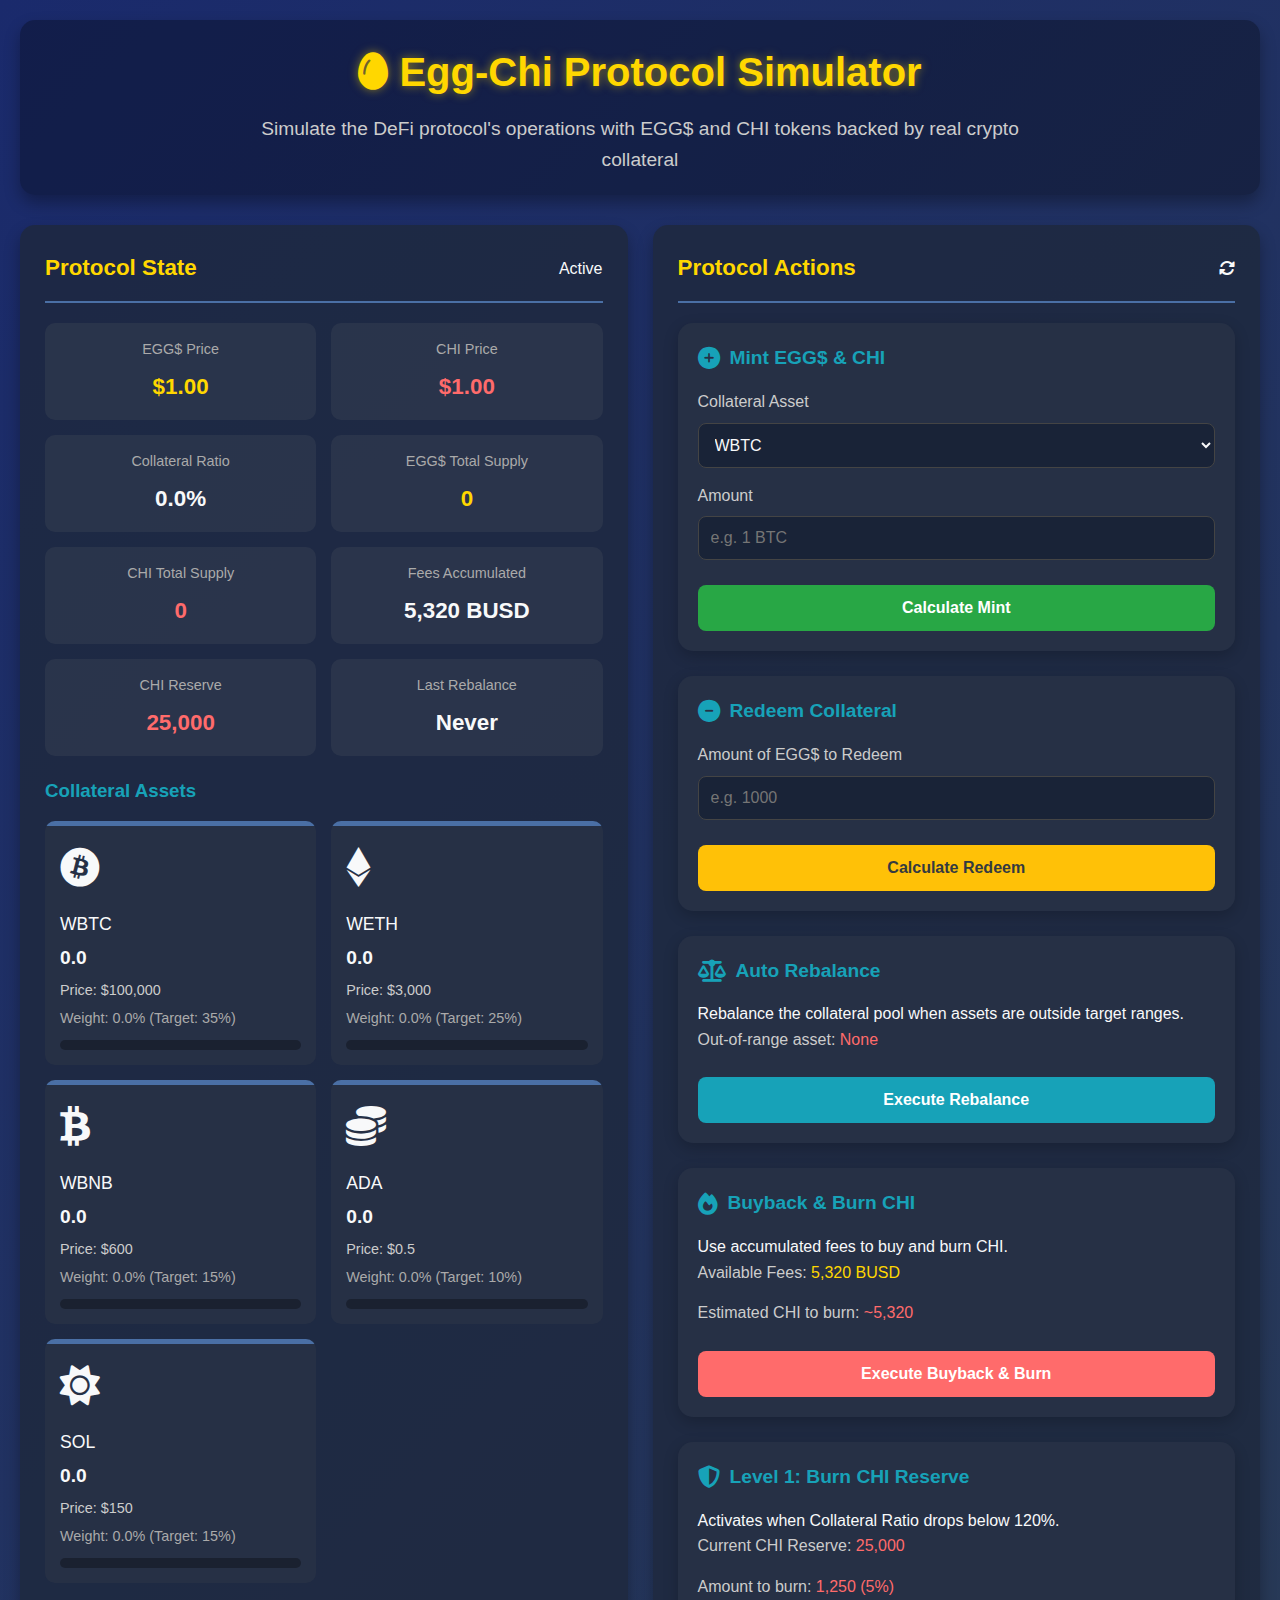
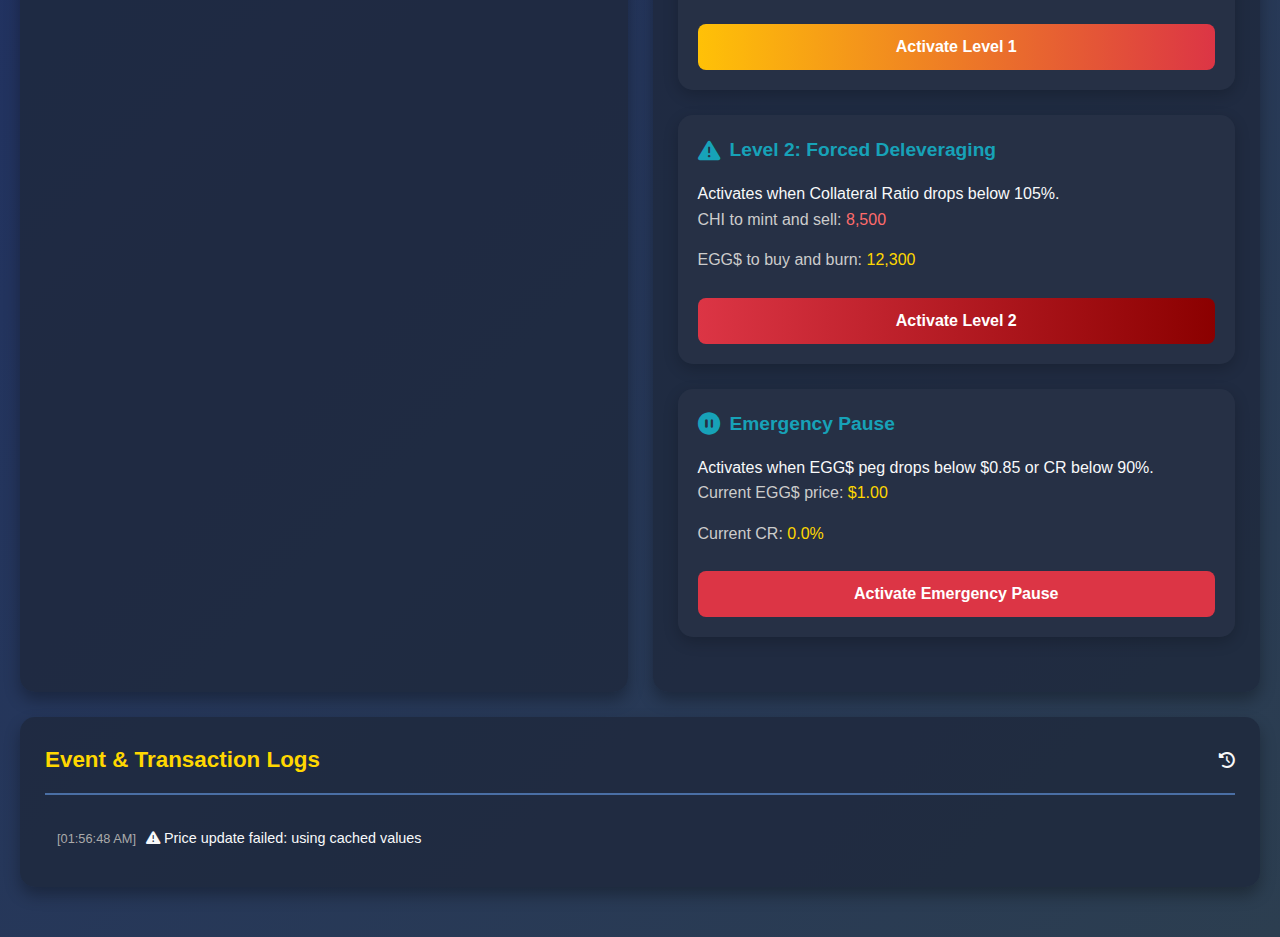
<file: simulatore.html>
<!DOCTYPE html>
<html lang="en">
<head>
    <meta charset="UTF-8">
    <title>Egg-Chi Protocol Simulator</title>
    <style>
       
     
    
      :root {
            --primary: #4a6fa5;
            --secondary: #6b8cae;
            --accent: #ff6b6b;
            --light: #f8f9fa;
            --dark: #343a40;
            --success: #28a745;
            --warning: #ffc107;
            --danger: #dc3545;
            --info: #17a2b8;
            --egg-color: #ffd700;
            --chi-color: #ff6b6b;
        }

        * {
            box-sizing: border-box;
            margin: 0;
            padding: 0;
            font-family: 'Segoe UI', Tahoma, Geneva, Verdana, sans-serif;
        }

        body {
            background: linear-gradient(135deg, #1a2a6c, #2c3e50);
            color: var(--light);
            line-height: 1.6;
            padding: 20px;
            min-height: 100vh;
        }

        .container {
            max-width: 1400px;
            margin: 0 auto;
        }

        header {
            text-align: center;
            padding: 20px 0;
            margin-bottom: 30px;
            background: rgba(0, 0, 0, 0.3);
            border-radius: 15px;
            box-shadow: 0 8px 16px rgba(0, 0, 0, 0.3);
        }

        h1 {
            font-size: 2.5rem;
            margin-bottom: 10px;
            color: var(--egg-color);
            text-shadow: 0 0 10px rgba(255, 215, 0, 0.5);
        }

        .subtitle {
            font-size: 1.2rem;
            color: #ccc;
            max-width: 800px;
            margin: 0 auto;
        }

        .dashboard {
            display: grid;
            grid-template-columns: 1fr 1fr;
            gap: 25px;
            margin-bottom: 30px;
        }

        .panel {
            background: rgba(30, 40, 60, 0.8);
            border-radius: 15px;
            padding: 25px;
            box-shadow: 0 8px 16px rgba(0, 0, 0, 0.3);
            transition: transform 0.3s ease;
        }

        .panel:hover {
            transform: translateY(-5px);
        }

        .panel-header {
            display: flex;
            justify-content: space-between;
            align-items: center;
            margin-bottom: 20px;
            padding-bottom: 15px;
            border-bottom: 2px solid var(--primary);
        }

        .panel-title {
            font-size: 1.4rem;
            font-weight: 600;
            color: var(--egg-color);
        }

        .stats-container {
            display: grid;
            grid-template-columns: repeat(auto-fit, minmax(200px, 1fr));
            gap: 15px;
            margin-bottom: 20px;
        }

        .stat-card {
            background: rgba(50, 60, 80, 0.6);
            border-radius: 10px;
            padding: 15px;
            text-align: center;
            transition: all 0.3s ease;
        }

        .stat-card:hover {
            background: rgba(60, 70, 90, 0.8);
            transform: scale(1.03);
        }

        .stat-label {
            font-size: 0.9rem;
            color: #aaa;
            margin-bottom: 8px;
        }

        .stat-value {
            font-size: 1.4rem;
            font-weight: 700;
            color: var(--light);
        }

        .egg-value {
            color: var(--egg-color);
        }

        .chi-value {
            color: var(--chi-color);
        }

        .actions-grid {
            display: grid;
            grid-template-columns: repeat(auto-fit, minmax(300px, 1fr));
            gap: 25px;
            margin-bottom: 30px;
        }

        .action-card {
            background: rgba(40, 50, 70, 0.8);
            border-radius: 15px;
            padding: 20px;
            box-shadow: 0 5px 15px rgba(0, 0, 0, 0.2);
        }

        .action-title {
            font-size: 1.2rem;
            margin-bottom: 15px;
            color: var(--info);
            display: flex;
            align-items: center;
            gap: 10px;
        }

        .action-title i {
            font-size: 1.4rem;
        }

        .input-group {
            margin-bottom: 15px;
        }

        label {
            display: block;
            margin-bottom: 8px;
            color: #ccc;
        }

        select, input {
            width: 100%;
            padding: 12px;
            border-radius: 8px;
            border: 1px solid #444;
            background: rgba(20, 30, 50, 0.7);
            color: var(--light);
            font-size: 1rem;
        }

        input[type="number"]::-webkit-outer-spin-button,
        input[type="number"]::-webkit-inner-spin-button {
            -webkit-appearance: none;
            margin: 0;
        }

        input[type="number"] {
            -moz-appearance: textfield;
        }

        button {
            width: 100%;
            padding: 14px;
            border: none;
            border-radius: 8px;
            background: var(--primary);
            color: white;
            font-size: 1rem;
            font-weight: 600;
            cursor: pointer;
            transition: all 0.3s ease;
            margin-top: 10px;
        }

        button:hover {
            background: var(--secondary);
            transform: translateY(-2px);
            box-shadow: 0 5px 15px rgba(0, 0, 0, 0.3);
        }

        .btn-mint {
            background: var(--success);
        }

        .btn-redeem {
            background: var(--warning);
            color: var(--dark);
        }

        .btn-rebalance {
            background: var(--info);
        }

        .btn-buyback {
            background: var(--chi-color);
        }

        .btn-emergency {
            background: var(--danger);
        }

        .btn-level1 {
            background: linear-gradient(to right, var(--warning), var(--danger));
        }

        .btn-level2 {
            background: linear-gradient(to right, var(--danger), #8b0000);
        }

        .assets-container {
            display: grid;
            grid-template-columns: repeat(auto-fit, minmax(220px, 1fr));
            gap: 15px;
        }

        .asset-card {
            background: rgba(40, 50, 70, 0.8);
            border-radius: 10px;
            padding: 15px;
            position: relative;
            overflow: hidden;
            cursor: help;
        }

        .asset-card::before {
            content: '';
            position: absolute;
            top: 0;
            left: 0;
            width: 100%;
            height: 5px;
            background: var(--primary);
        }

        .asset-icon {
            font-size: 2.5rem;
            margin-bottom: 10px;
        }

        .asset-name {
            font-size: 1.1rem;
            margin-bottom: 5px;
            color: var(--light);
        }

        .asset-balance {
            font-size: 1.2rem;
            font-weight: 700;
            margin-bottom: 5px;
        }

        .asset-price {
            font-size: 0.9rem;
            color: #ccc;
            margin-bottom: 5px;
        }

        .asset-percentage {
            font-size: 0.9rem;
            color: #aaa;
        }

        .progress-container {
            margin-top: 10px;
            background: rgba(0, 0, 0, 0.3);
            border-radius: 10px;
            height: 10px;
            overflow: hidden;
        }

        .progress-bar {
            height: 100%;
            background: var(--primary);
            border-radius: 10px;
            transition: width 0.3s ease;
        }

        /* Tooltip */
        .tooltip {
            visibility: hidden;
            width: 220px;
            background: rgba(0, 0, 0, 0.9);
            color: #fff;
            text-align: center;
            border-radius: 6px;
            padding: 10px;
            position: absolute;
            z-index: 1;
            bottom: 125%;
            left: 50%;
            margin-left: -110px;
            opacity: 0;
            transition: opacity 0.3s;
        }

        .asset-card:hover .tooltip {
            visibility: visible;
            opacity: 1;
        }

        .logs-panel {
            grid-column: 1 / -1;
            max-height: 300px;
            overflow-y: auto;
        }

        .log-entry {
            padding: 12px;
            border-bottom: 1px solid #444;
            font-size: 0.9rem;
        }

        .log-entry:last-child {
            border-bottom: none;
        }

        .log-timestamp {
            color: #aaa;
            font-size: 0.8rem;
            margin-right: 10px;
        }

        .log-mint {
            color: var(--success);
        }

        .log-redeem {
            color: var(--warning);
        }

        .log-rebalance {
            color: var(--info);
        }

        .log-buyback {
            color: var(--chi-color);
        }

        .log-emergency {
            color: var(--danger);
        }
    </style>
    <link rel="stylesheet" href="https://cdnjs.cloudflare.com/ajax/libs/font-awesome/6.4.0/css/all.min.css"> 
</head>
<body>
<div class="container">

    <header>
        <h1><i class="fas fa-egg"></i> Egg-Chi Protocol Simulator</h1>
        <p class="subtitle">Simulate the DeFi protocol's operations with EGG$ and CHI tokens backed by real crypto collateral</p>
    </header>

    <div class="dashboard">

        <!-- Protocol State Panel -->
        <div class="panel">
            <div class="panel-header">
                <h2 class="panel-title">Protocol State</h2>
                <div class="protocol-status">
                    <span class="status-indicator status-active" id="status-indicator"></span>
                    <span id="status-text">Active</span>
                </div>
            </div>
            <div class="stats-container">
                <div class="stat-card">
                    <div class="stat-label">EGG$ Price</div>
                    <div class="stat-value egg-value" id="egg-price">$1.00</div>
                </div>
                <div class="stat-card">
                    <div class="stat-label">CHI Price</div>
                    <div class="stat-value chi-value" id="chi-price">$1.00</div>
                </div>
                <div class="stat-card">
                    <div class="stat-label">Collateral Ratio</div>
                    <div class="stat-value" id="cr-value">0%</div>
                </div>
                <div class="stat-card">
                    <div class="stat-label">EGG$ Total Supply</div>
                    <div class="stat-value egg-value" id="egg-supply">0</div>
                </div>
                <div class="stat-card">
                    <div class="stat-label">CHI Total Supply</div>
                    <div class="stat-value chi-value" id="chi-supply">0</div>
                </div>
                <div class="stat-card">
                    <div class="stat-label">Fees Accumulated</div>
                    <div class="stat-value" id="fees-value">0 BUSD</div>
                </div>
                <div class="stat-card">
                    <div class="stat-label">CHI Reserve</div>
                    <div class="stat-value chi-value" id="reserve-value">0</div>
                </div>
                <div class="stat-card">
                    <div class="stat-label">Last Rebalance</div>
                    <div class="stat-value" id="rebalance-value">Never</div>
                </div>
            </div>
            <h3 style="margin: 20px 0 15px; color: var(--info);">Collateral Assets</h3>
            <div class="assets-container" id="collateral-assets-display"></div>
        </div>

        <!-- Mint Section -->
        <div class="panel">
            <div class="panel-header">
                <h2 class="panel-title">Protocol Actions</h2>
                <div class="protocol-actions"><i class="fas fa-sync-alt"></i></div>
            </div>
            <div class="actions-grid">

                <!-- Mint Section -->
                <div class="action-card">
                    <h3 class="action-title"><i class="fas fa-plus-circle"></i> Mint EGG$ & CHI</h3>
                    <div class="input-group">
                        <label for="mint-asset">Collateral Asset</label>
                        <select id="mint-asset">
                            <option value="WBTC">WBTC</option>
                            <option value="WETH">WETH</option>
                            <option value="WBNB">WBNB</option>
                            <option value="ADA">ADA.e</option>
                            <option value="SOL">SOL.b</option>
                        </select>
                    </div>
                    <div class="input-group">
                        <label for="mint-amount">Amount</label>
                        <input type="number" id="mint-amount" step="any" placeholder="e.g. 1 BTC" />
                    </div>
                    <div id="mint-preview" style="display: none;">
                        <p>You will receive:</p>
                        <p class="egg-value">EGG$: <span id="preview-egg"></span></p>
                        <p class="chi-value">CHI: <span id="preview-chi"></span></p>
                    </div>
                    <button class="btn-mint" id="btn-mint-preview">Calculate Mint</button>
                    <button class="btn-mint" id="btn-mint-confirm" style="display: none;">Confirm Mint</button>
                </div>

                <!-- Redeem Section -->
                <div class="action-card">
                    <h3 class="action-title"><i class="fas fa-minus-circle"></i> Redeem Collateral</h3>
                    <div class="input-group">
                        <label for="redeem-input-amount">Amount of EGG$ to Redeem</label>
                        <input type="number" id="redeem-input-amount" placeholder="e.g. 1000" />
                    </div>
                    <div id="redeem-preview" style="display: none;">
                        <p>You must provide:</p>
                        <p class="egg-value">EGG$: <span id="redeem-preview-egg"></span></p>
                        <p class="chi-value">CHI: <span id="redeem-preview-chi"></span></p>
                        <p>You will receive: <strong><span id="redeem-output"></span></strong></p>
                    </div>
                    <button class="btn-redeem" id="btn-redeem-preview">Calculate Redeem</button>
                    <button class="btn-redeem" id="btn-redeem-confirm" style="display: none;">Confirm Redeem</button>
                </div>

                <!-- Auto Rebalance Section -->
                <div class="action-card">
                    <h3 class="action-title"><i class="fas fa-balance-scale"></i> Auto Rebalance</h3>
                    <p>Rebalance the collateral pool when assets are outside target ranges.</p>
                    <div class="input-group">
                        <label>Out-of-range asset: <span class="chi-value" id="auto-rebalance-asset">None</span></label>
                    </div>
                    <button class="btn-rebalance" onclick="executeAutoRebalance()">Execute Rebalance</button>
                </div>

                <!-- Buyback CHI Section -->
                <div class="action-card">
                    <h3 class="action-title"><i class="fas fa-fire"></i> Buyback & Burn CHI</h3>
                    <p>Use accumulated fees to buy and burn CHI.</p>
                    <div class="input-group">
                        <label>Available Fees: <span class="egg-value" id="available-fees">0 BUSD</span></label>
                    </div>
                    <div class="input-group">
                        <label>Estimated CHI to burn: <span class="chi-value" id="chi-to-burn">~0</span></label>
                    </div>
                    <button class="btn-buyback" onclick="buybackChi()">Execute Buyback & Burn</button>
                </div>

                <!-- Level 1 Emergency -->
                <div class="action-card">
                    <h3 class="action-title"><i class="fas fa-shield-alt"></i> Level 1: Burn CHI Reserve</h3>
                    <p>Activates when Collateral Ratio drops below 120%.</p>
                    <div class="input-group">
                        <label>Current CHI Reserve: <span class="chi-value" id="chi-reserve-sim">25,000</span></label>
                    </div>
                    <div class="input-group">
                        <label>Amount to burn: <span class="chi-value" id="chi-burn-sim">1,250 (5%)</span></label>
                    </div>
                    <button class="btn-level1" onclick="burnChiReserve()">Activate Level 1</button>
                </div>

                <!-- Level 2 Emergency -->
                <div class="action-card">
                    <h3 class="action-title"><i class="fas fa-exclamation-triangle"></i> Level 2: Forced Deleveraging</h3>
                    <p>Activates when Collateral Ratio drops below 105%.</p>
                    <div class="input-group">
                        <label>CHI to mint and sell: <span class="chi-value" id="chi-forced-mint">8,500</span></label>
                    </div>
                    <div class="input-group">
                        <label>EGG$ to buy and burn: <span class="egg-value" id="egg-burned">12,300</span></label>
                    </div>
                    <button class="btn-level2" onclick="forcedDeleveraging()">Activate Level 2</button>
                </div>

                <!-- Emergency Pause -->
                <div class="action-card">
                    <h3 class="action-title"><i class="fas fa-pause-circle"></i> Emergency Pause</h3>
                    <p>Activates when EGG$ peg drops below $0.85 or CR below 90%.</p>
                    <div class="input-group">
                        <label>Current EGG$ price: <span class="egg-value" id="emergency-egg-price">$1.00</span></label>
                    </div>
                    <div class="input-group">
                        <label>Current CR: <span class="egg-value" id="emergency-cr">100%</span></label>
                    </div>
                    <button class="btn-emergency" id="btn-emergency-pause" onclick="pauseProtocol()">Activate Emergency Pause</button>
                    <button class="btn-emergency" id="btn-protocol-restore" style="display: none;" onclick="resumeProtocol()">Restore Protocol</button>
                </div>

            </div>
        </div>

        <!-- Logs Panel -->
        <div class="panel logs-panel">
            <div class="panel-header">
                <h2 class="panel-title">Event & Transaction Logs</h2>
                <div><i class="fas fa-history"></i></div>
            </div>
            <div id="logs-container"></div>
        </div>

    </div>
</div>

<script>
    let protocolState = {
        eggPrice: 1.00,
        chiPrice: 1.00,
        eggSupply: 0,
        chiSupply: 0,
        feesAccumulated: 5320,
        chiReserve: 25000,
        isPaused: false,
        assetPrices: {
            "WBTC": 100000,
            "WETH": 3000,
            "WBNB": 600,
            "ADA": 0.5,
            "SOL": 150
        },
        collateralAssets: {
            "WBTC": { name: "Wrapped Bitcoin", amount: 0, weight: 0, target: 35, icon: "fab fa-bitcoin", coingeckoId: "wrapped-bitcoin" },
            "WETH": { name: "Wrapped Ethereum", amount: 0, weight: 0, target: 25, icon: "fab fa-ethereum", coingeckoId: "ethereum" },
            "WBNB": { name: "Wrapped BNB", amount: 0, weight: 0, target: 15, icon: "fab fa-btc", coingeckoId: "binancecoin" },
            "ADA": { name: "Cardano (ERC-20)", amount: 0, weight: 0, target: 10, icon: "fas fa-coins", coingeckoId: "cardano" },
            "SOL": { name: "Solana (BSC)", amount: 0, weight: 0, target: 15, icon: "fas fa-sun", coingeckoId: "solana" }
        }
    };

    // FIX 1: Added this function to calculate coverage ratio correctly
    function calculateCoverageRatio() {
        const totalCollateralUSD = Object.keys(protocolState.collateralAssets).reduce((sum, key) => 
            sum + (protocolState.collateralAssets[key].amount * protocolState.assetPrices[key]), 0);
        const nominalValue = protocolState.eggSupply * protocolState.eggPrice;
        return nominalValue === 0 ? 0 : (totalCollateralUSD / nominalValue) * 100;
    }

    function getCurrentTime() {
        const now = new Date();
        return now.toLocaleTimeString('en-US', { hour: '2-digit', minute: '2-digit', second: '2-digit' });
    }

    function addLog(message, type) {
        const logsContainer = document.getElementById('logs-container');
        const logEntry = document.createElement('div');
        logEntry.className = `log-entry`;
        logEntry.innerHTML = `<span class="log-timestamp">[${getCurrentTime()}]</span>${message}`;
        logsContainer.insertBefore(logEntry, logsContainer.firstChild);
    }

    // FIX 2: Completely rewrote this function to properly calculate asset weights
    function updateUI() {
        document.getElementById('egg-price').textContent = `$${protocolState.eggPrice.toFixed(2)}`;
        document.getElementById('chi-price').textContent = `$${protocolState.chiPrice.toFixed(2)}`;
        
        // Calculate coverage ratio correctly
        const coverageRatio = calculateCoverageRatio();
        document.getElementById('cr-value').textContent = `${coverageRatio.toFixed(1)}%`;
        
        document.getElementById('egg-supply').textContent = protocolState.eggSupply.toLocaleString();
        document.getElementById('chi-supply').textContent = protocolState.chiSupply.toLocaleString();
        document.getElementById('fees-value').textContent = `${protocolState.feesAccumulated.toLocaleString()} BUSD`;
        document.getElementById('reserve-value').textContent = protocolState.chiReserve.toLocaleString();
        document.getElementById('available-fees').textContent = `${protocolState.feesAccumulated.toLocaleString()} BUSD`;
        document.getElementById('chi-to-burn').textContent = `~${Math.floor(protocolState.feesAccumulated / protocolState.chiPrice).toLocaleString()}`;
        document.getElementById('chi-reserve-sim').textContent = protocolState.chiReserve.toLocaleString();
        document.getElementById('chi-burn-sim').textContent = `${Math.floor(protocolState.chiReserve * 0.05).toLocaleString()} (5%)`;
        document.getElementById('emergency-egg-price').textContent = `$${protocolState.eggPrice.toFixed(2)}`;
        document.getElementById('emergency-cr').textContent = `${coverageRatio.toFixed(1)}%`;

        const container = document.getElementById('collateral-assets-display');
        container.innerHTML = '';

        // Calculate total USD value correctly
        const totalUSDValue = Object.keys(protocolState.collateralAssets).reduce((sum, key) => 
            sum + (protocolState.collateralAssets[key].amount * protocolState.assetPrices[key]), 0);

        for (const key in protocolState.collateralAssets) {
            const asset = protocolState.collateralAssets[key];
            const valueUSD = asset.amount * protocolState.assetPrices[key];
            const weight = totalUSDValue > 0 ? (valueUSD / totalUSDValue) * 100 : 0;
            
            const div = document.createElement('div');
            div.className = 'asset-card';
            div.innerHTML = `
                <div class="asset-icon"><i class="${asset.icon}"></i></div>
                <div class="asset-name">${key}</div>
                <div class="asset-balance">${asset.amount.toLocaleString(undefined, { minimumFractionDigits: 1, maximumFractionDigits: 4 })}</div>
                <div class="asset-price">Price: $${protocolState.assetPrices[key].toLocaleString()}</div>
                <div class="asset-percentage">Weight: ${weight.toFixed(1)}% (Target: ${asset.target}%)</div>
                <div class="progress-container">
                    <div class="progress-bar" style="width: ${Math.min(100, weight / asset.target * 100)}%"></div>
                </div>
                <div class="tooltip">This asset's current weight is ${weight.toFixed(1)}%. Target: ${asset.target}%</div>
            `;
            container.appendChild(div);
        }

        document.getElementById('auto-rebalance-asset').textContent = getOverweightedAsset() || "None";
    }

    function getOverweightedAsset() {
        const overweights = Object.keys(protocolState.collateralAssets)
            .filter(key => protocolState.collateralAssets[key].weight > protocolState.collateralAssets[key].target);
        return overweights.length ? overweights[0] : null;
    }

    // FIX 3: Fixed rebalancing calculation
    function executeAutoRebalance() {
        const asset = getOverweightedAsset();
        if (!asset) {
            alert("No overweighted asset found.");
            return;
        }

        // Calculate actual amount to rebalance
        const currentWeight = protocolState.collateralAssets[asset].weight;
        const targetWeight = protocolState.collateralAssets[asset].target;
        const weightDifference = currentWeight - targetWeight;
        
        // Calculate total portfolio value
        const totalUSDValue = Object.keys(protocolState.collateralAssets).reduce((sum, key) => 
            sum + (protocolState.collateralAssets[key].amount * protocolState.assetPrices[key]), 0);
        
        // Calculate USD amount to sell
        const usdToSell = totalUSDValue * (weightDifference / 100);
        
        // Calculate asset amount to sell
        const assetAmountToSell = usdToSell / protocolState.assetPrices[asset];
        
        // Apply changes
        protocolState.collateralAssets[asset].amount -= assetAmountToSell;
        protocolState.feesAccumulated += usdToSell * 0.001; // 0.1% fee

        addLog(`<i class="fas fa-balance-scale"></i> Rebalance executed: Sold ${assetAmountToSell.toFixed(4)} ${asset} to adjust weight`, 'rebalance');
        updateUI();
    }

    function buybackChi() {
        if (protocolState.feesAccumulated <= 0) {
            alert("No fees available for buyback");
            return;
        }

        const chiBurned = Math.floor(protocolState.feesAccumulated / protocolState.chiPrice);
        protocolState.chiSupply -= chiBurned;
        protocolState.feesAccumulated = 0;

        addLog(`<i class="fas fa-fire"></i> Buyback completed: ${chiBurned.toLocaleString()} CHI burned using fees`, 'buyback');
        updateUI();
    }

    function burnChiReserve() {
        const chiBurned = Math.floor(protocolState.chiReserve * 0.05);
        protocolState.chiReserve -= chiBurned;
        protocolState.chiSupply -= chiBurned;

        addLog(`<i class="fas fa-shield-alt"></i> Level 1 activated: ${chiBurned.toLocaleString()} CHI burned from reserve`, 'emergency');
        updateUI();
    }

    function forcedDeleveraging() {
        const chiMinted = 8500;
        const eggBurned = 12300;
        protocolState.chiSupply += chiMinted;
        protocolState.eggSupply -= eggBurned;

        addLog(`<i class="fas fa-exclamation-triangle"></i> Level 2 activated: ${chiMinted.toLocaleString()} CHI minted and sold, ${eggBurned.toLocaleString()} EGG$ burned`, 'emergency');
        updateUI();
    }

    function pauseProtocol() {
        protocolState.isPaused = true;
        document.getElementById('btn-emergency-pause').style.display = 'none';
        document.getElementById('btn-protocol-restore').style.display = 'block';
        addLog(`<i class="fas fa-pause-circle"></i> Emergency pause activated`, 'emergency');
        updateUI();
    }

    function resumeProtocol() {
        protocolState.isPaused = false;
        document.getElementById('btn-emergency-pause').style.display = 'block';
        document.getElementById('btn-protocol-restore').style.display = 'none';
        addLog(`<i class="fas fa-play-circle"></i> Protocol restored from emergency`, 'emergency');
        updateUI();
    }

    // FIX 4: Fixed minting calculation and flow
    function calculateMintPreview() {
        const assetKey = document.getElementById('mint-asset').value;
        const amount = parseFloat(document.getElementById('mint-amount').value);
        
        if (!amount || amount <= 0) {
            alert("Please enter a valid amount");
            return;
        }
        
        const price = protocolState.assetPrices[assetKey];
        const collateralUSD = amount * price;
        const eggTokens = collateralUSD * 0.5; // 50% of value becomes EGG$
        const chiTokens = collateralUSD * 0.5; // 50% becomes CHI

        document.getElementById('preview-egg').textContent = eggTokens.toLocaleString(undefined, { maximumFractionDigits: 2 });
        document.getElementById('preview-chi').textContent = chiTokens.toLocaleString(undefined, { maximumFractionDigits: 2 });

        document.getElementById('mint-preview').style.display = 'block';
        document.getElementById('btn-mint-preview').style.display = 'none';
        document.getElementById('btn-mint-confirm').style.display = 'block';
    }

    function confirmMint() {
        const assetKey = document.getElementById('mint-asset').value;
        const amount = parseFloat(document.getElementById('mint-amount').value);
        
        if (!amount || amount <= 0) {
            alert("Please enter a valid amount");
            return;
        }
        
        const price = protocolState.assetPrices[assetKey];
        const collateralUSD = amount * price;
        const eggTokens = collateralUSD * 0.5; // 50% of value becomes EGG$
        const chiTokens = collateralUSD * 0.5; // 50% becomes CHI

        protocolState.eggSupply += eggTokens;
        protocolState.chiSupply += chiTokens;
        protocolState.collateralAssets[assetKey].amount += amount;
        protocolState.feesAccumulated += collateralUSD * 0.001; // 0.1% fee

        addLog(`<i class="fas fa-plus-circle"></i> Mint executed: ${amount} ${assetKey} → ${eggTokens.toLocaleString(undefined, { maximumFractionDigits: 2 })} EGG$ and ${chiTokens.toLocaleString(undefined, { maximumFractionDigits: 2 })} CHI`, 'mint');

        document.getElementById('mint-amount').value = "";
        document.getElementById('mint-preview').style.display = 'none';
        document.getElementById('btn-mint-confirm').style.display = 'none';
        document.getElementById('btn-mint-preview').style.display = 'block';

        updateUI();
    }

    // FIX 5: Fixed redemption calculation and flow
    function calculateRedeem() {
        const eggAmount = parseFloat(document.getElementById('redeem-input-amount').value);
        if (!eggAmount || eggAmount <= 0) {
            alert("Please enter a valid amount");
            return;
        }

        const chiRequired = eggAmount; // 1:1 ratio for simplicity
        const totalUSD = eggAmount * protocolState.eggPrice + chiRequired * protocolState.chiPrice;
        const redeemAsset = getRedeemAsset();
        const amountToReceive = totalUSD / protocolState.assetPrices[redeemAsset];

        document.getElementById('redeem-preview-egg').textContent = Math.round(eggAmount).toLocaleString();
        document.getElementById('redeem-preview-chi').textContent = Math.round(chiRequired).toLocaleString();
        document.getElementById('redeem-output').textContent = `${amountToReceive.toFixed(4)} ${redeemAsset}`;
        document.getElementById('redeem-preview').style.display = 'block';
        document.getElementById('btn-redeem-preview').style.display = 'none';
        document.getElementById('btn-redeem-confirm').style.display = 'block';
    }

    function confirmRedeem() {
        const eggAmount = parseFloat(document.getElementById('redeem-input-amount').value);
        if (!eggAmount || eggAmount <= 0) {
            alert("Please enter a valid amount");
            return;
        }

        const chiRequired = eggAmount; // 1:1 ratio for simplicity
        const totalUSD = eggAmount * protocolState.eggPrice + chiRequired * protocolState.chiPrice;
        const redeemAsset = getRedeemAsset();
        const amountToReceive = totalUSD / protocolState.assetPrices[redeemAsset];

        // Check sufficient collateral
        if (protocolState.collateralAssets[redeemAsset].amount < amountToReceive) {
            alert(`Not enough ${redeemAsset} collateral available`);
            return;
        }

        protocolState.eggSupply -= eggAmount;
        protocolState.chiSupply -= chiRequired;
        protocolState.collateralAssets[redeemAsset].amount -= amountToReceive;
        protocolState.feesAccumulated += totalUSD * 0.001; // 0.1% fee

        addLog(`<i class="fas fa-minus-circle"></i> Redeem executed: ${eggAmount.toLocaleString()} EGG$ and ${chiRequired.toLocaleString()} CHI → ${amountToReceive.toFixed(4)} ${redeemAsset}`, 'redeem');

        document.getElementById('redeem-input-amount').value = "";
        document.getElementById('redeem-preview').style.display = 'none';
        document.getElementById('btn-redeem-preview').style.display = 'block';
        document.getElementById('btn-redeem-confirm').style.display = 'none';

        updateUI();
    }

    function getRedeemAsset() {
        const assets = Object.keys(protocolState.collateralAssets);
        return assets[Math.floor(Math.random() * assets.length)];
    }

    // FIX 6: Added Coingecko API integration with error handling
    function updateUIWithCryptoPrices() {
        const ids = Object.values(protocolState.collateralAssets).map(a => a.coingeckoId).join(',');
        fetch(`https://api.coingecko.com/api/v3/simple/price?ids=${ids}&vs_currencies=usd`)
            .then(res => {
                if (!res.ok) throw new Error('API response error');
                return res.json();
            })
            .then(data => {
                for (const key in protocolState.collateralAssets) {
                    const coingeckoId = protocolState.collateralAssets[key].coingeckoId;
                    if (data[coingeckoId]?.usd) {
                        protocolState.assetPrices[key] = data[coingeckoId].usd;
                    }
                }
                updateUI();
            })
            .catch(error => {
                console.error("Failed to fetch prices:", error);
                addLog(`<i class="fas fa-exclamation-triangle"></i> Price update failed: using cached values`, 'emergency');
                updateUI();
            });
    }

    // Initialize event listeners
    document.getElementById('btn-mint-preview').addEventListener('click', calculateMintPreview);
    document.getElementById('btn-mint-confirm').addEventListener('click', confirmMint);
    document.getElementById('btn-redeem-preview').addEventListener('click', calculateRedeem);
    document.getElementById('btn-redeem-confirm').addEventListener('click', confirmRedeem);

    document.addEventListener('DOMContentLoaded', () => {
        updateUI();
        updateUIWithCryptoPrices();
        // Refresh prices every 5 minutes
        setInterval(updateUIWithCryptoPrices, 300000);
    });
</script>
</body>
</html>
</file>
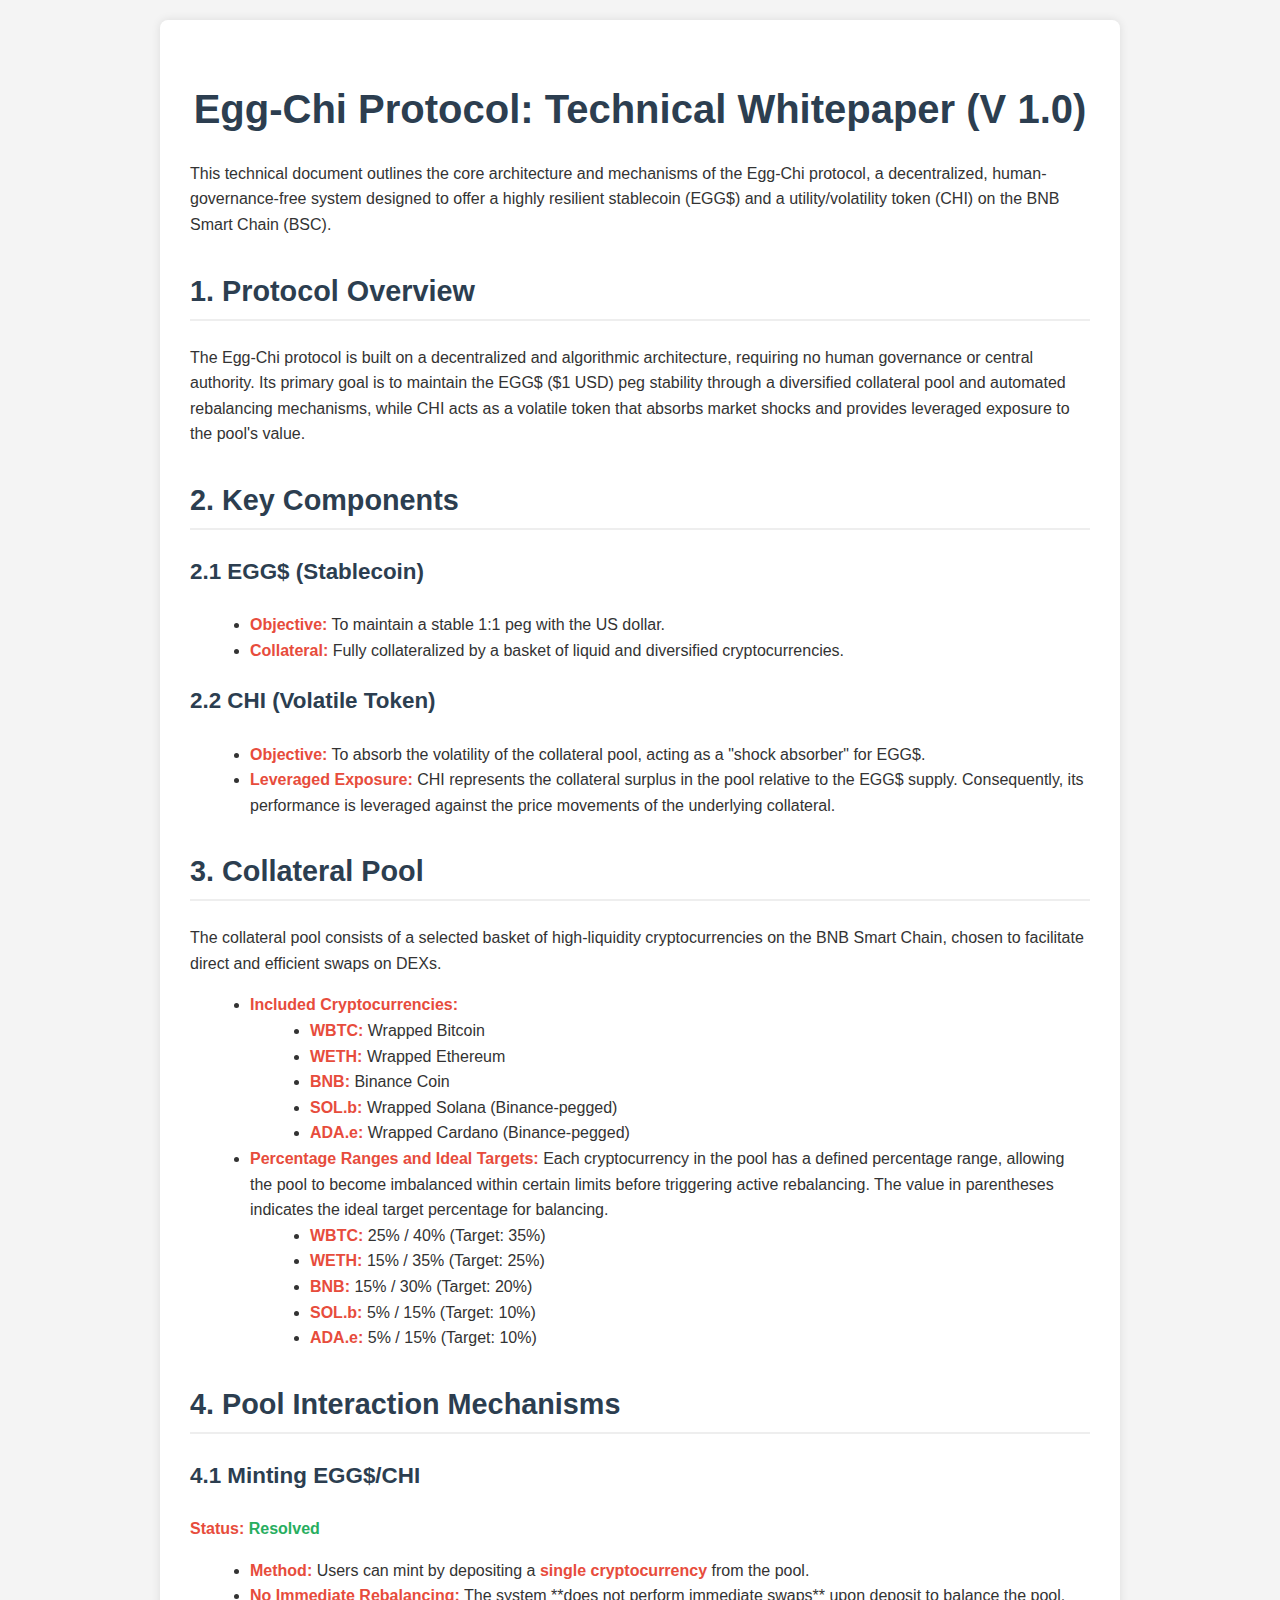
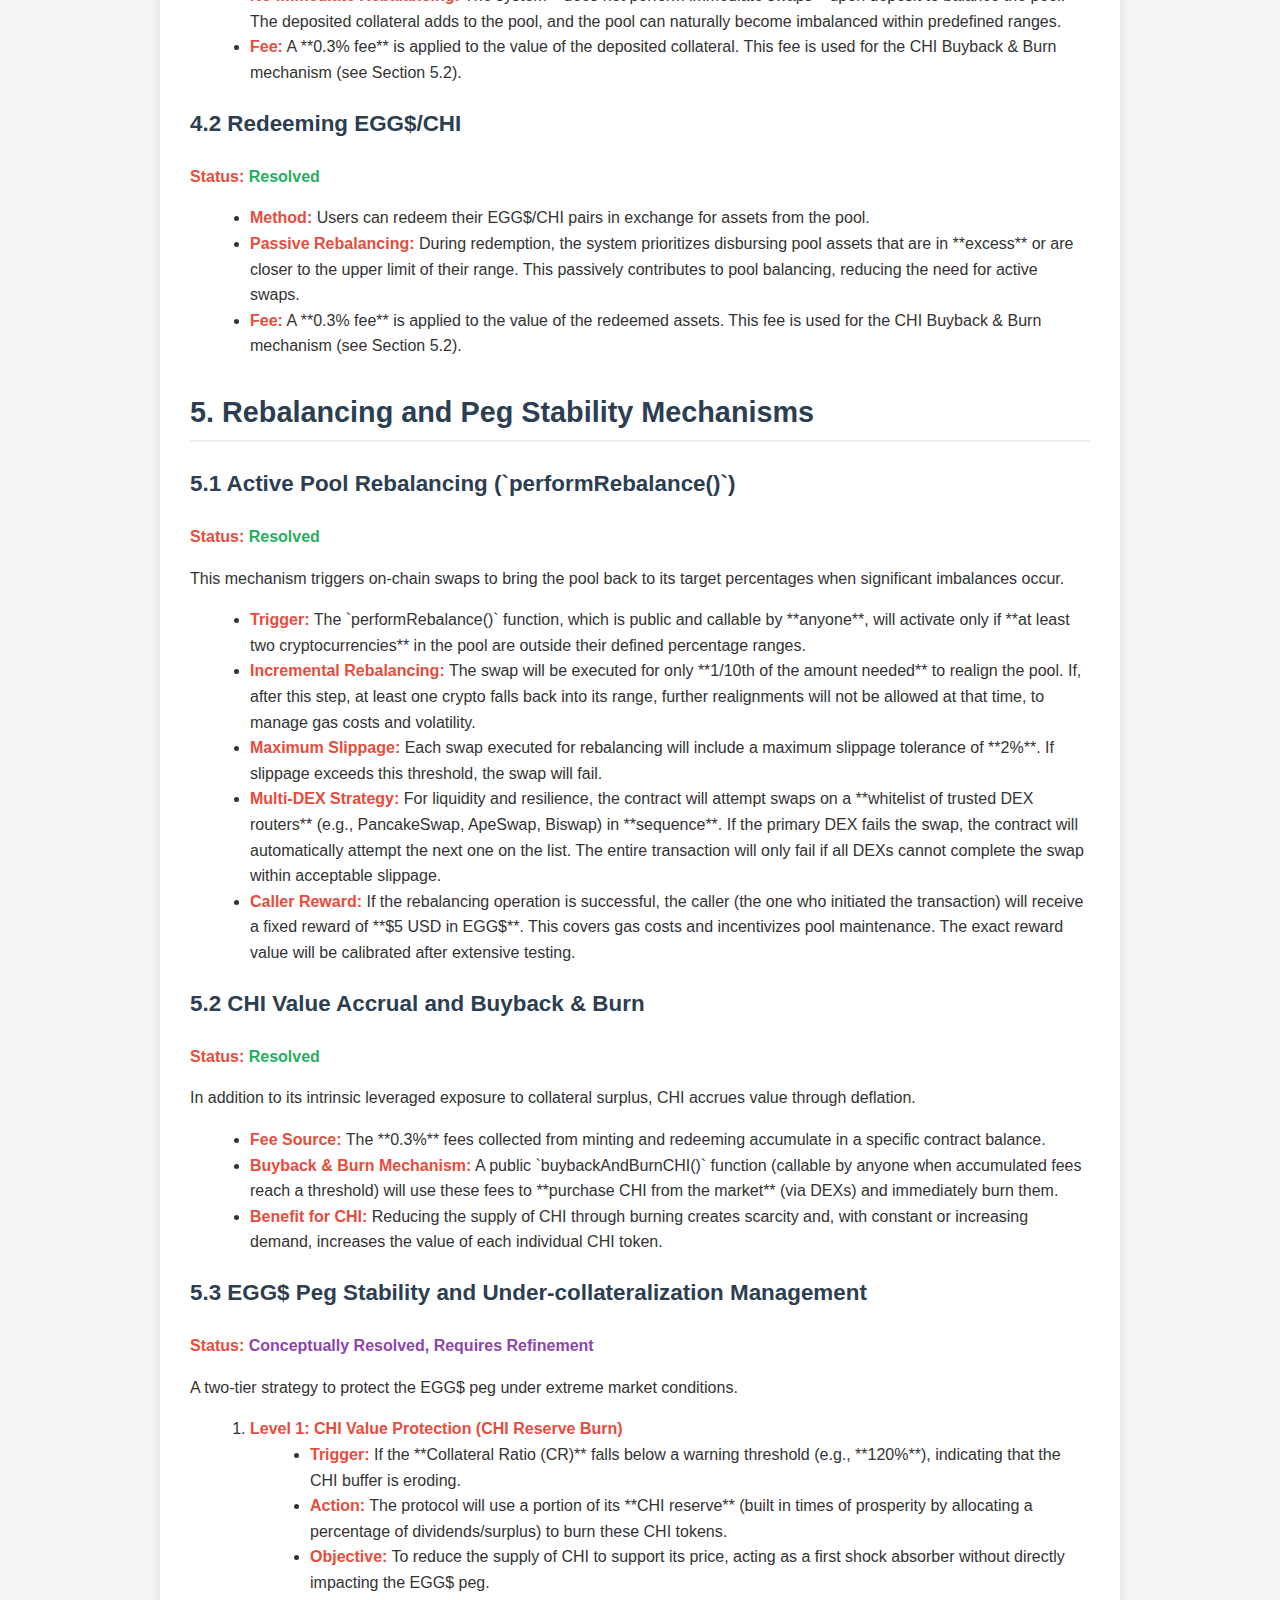
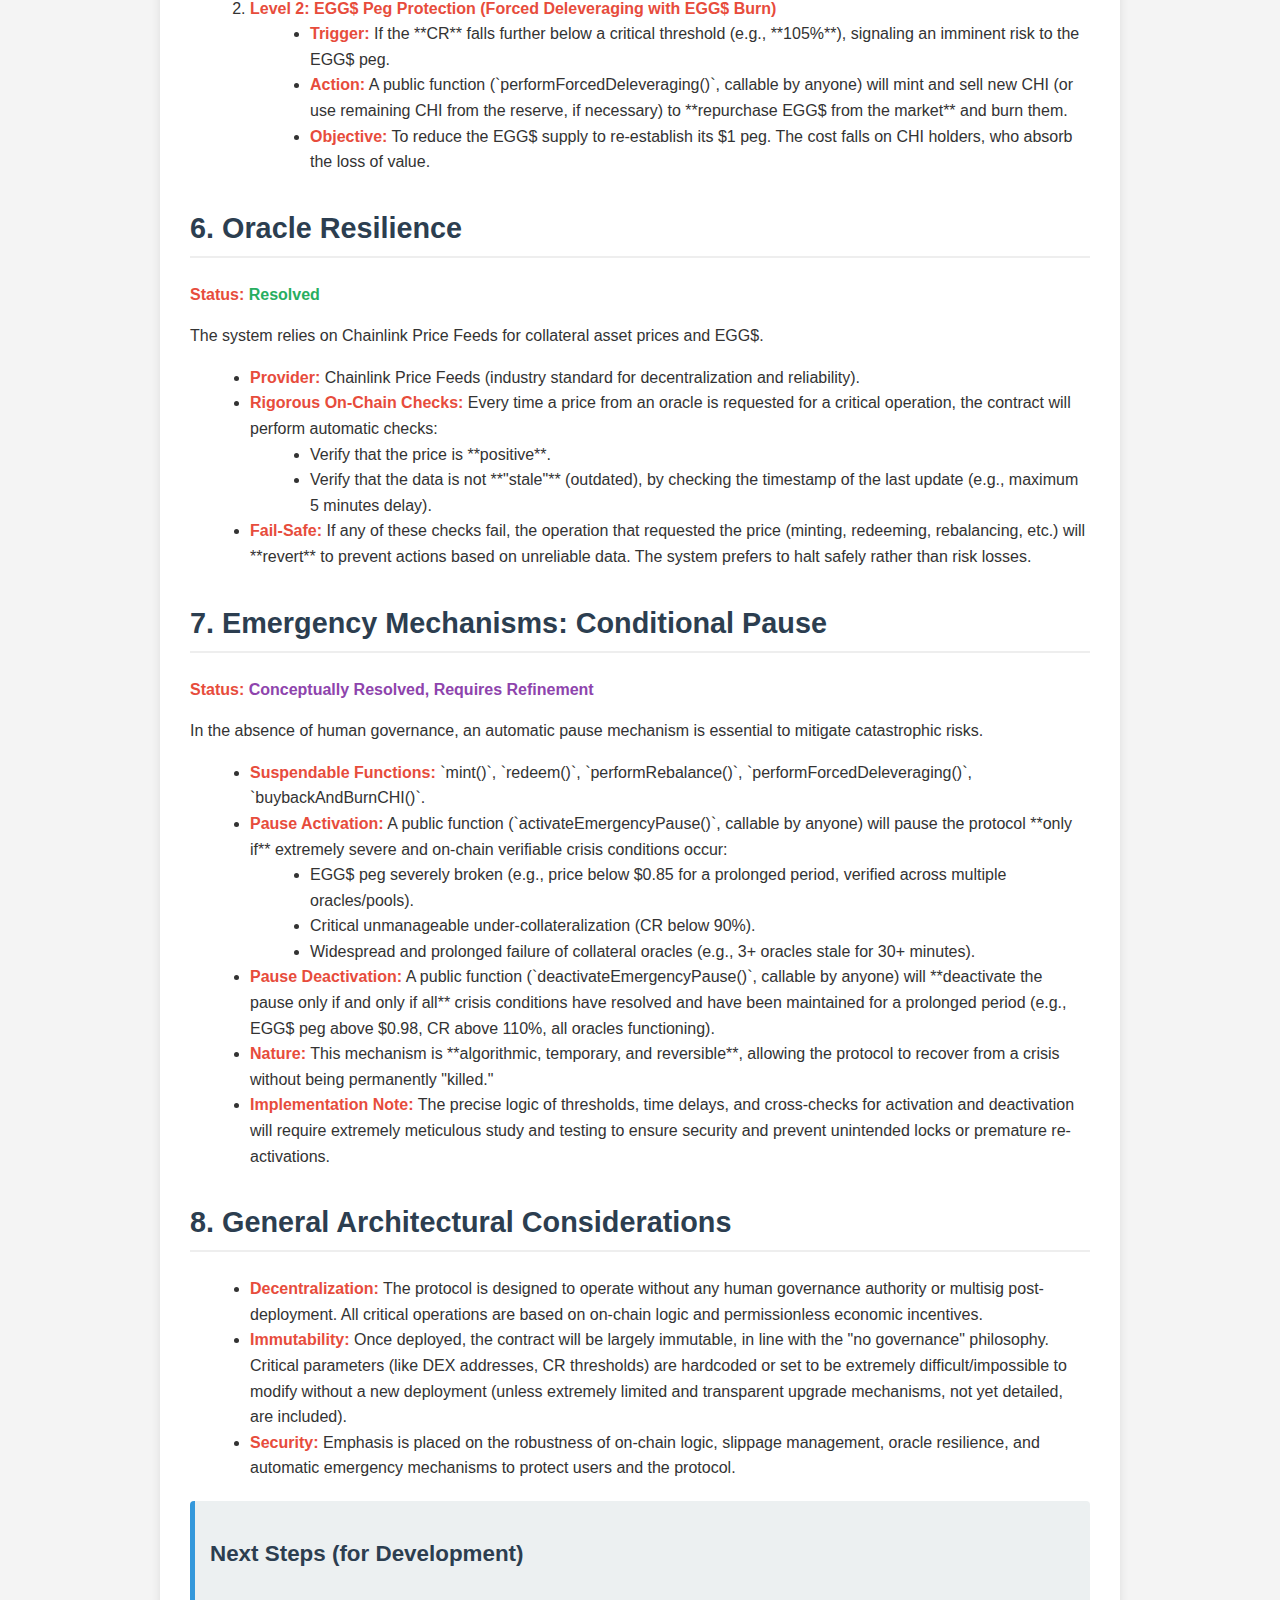
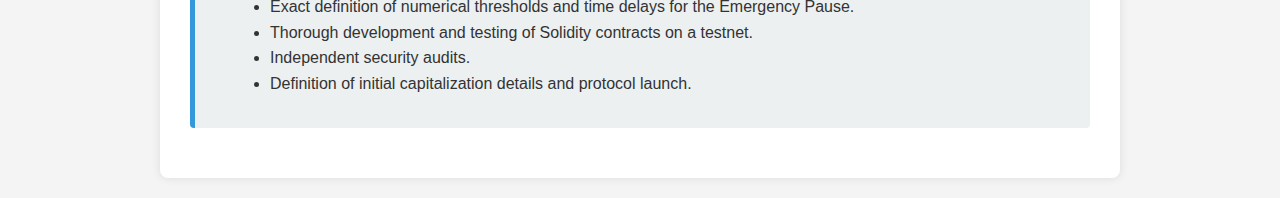
<file: tecnical_whitepaper.html>
<!DOCTYPE html>
<html lang="en">
<head>
    <meta charset="UTF-8">
    <meta name="viewport" content="width=device-width, initial-scale=1.0">
    <title>Egg-Chi Protocol: Technical Whitepaper (V 1.0)</title>
    <style>
        body {
            font-family: Arial, sans-serif;
            line-height: 1.6;
            margin: 20px;
            background-color: #f4f4f4;
            color: #333;
        }
        .container {
            max-width: 900px;
            margin: auto;
            background: #fff;
            padding: 30px;
            border-radius: 8px;
            box-shadow: 0 0 10px rgba(0,0,0,0.1);
        }
        h1, h2, h3, h4 {
            color: #2c3e50;
        }
        h1 {
            text-align: center;
            font-size: 2.5em;
            margin-bottom: 20px;
        }
        h2 {
            font-size: 1.8em;
            border-bottom: 2px solid #eee;
            padding-bottom: 5px;
            margin-top: 30px;
        }
        h3 {
            font-size: 1.4em;
            margin-top: 20px;
        }
        ul {
            list-style-type: disc;
            margin-left: 20px;
        }
        ol {
            list-style-type: decimal;
            margin-left: 20px;
        }
        strong {
            color: #e74c3c;
        }
        .note {
            background-color: #ecf0f1;
            border-left: 5px solid #3498db;
            padding: 15px;
            margin: 20px 0;
            border-radius: 4px;
        }
        .status-resolved {
            color: #27ae60;
            font-weight: bold;
        }
        .status-pending {
            color: #f39c12;
            font-weight: bold;
        }
        .status-conceptual {
            color: #8e44ad;
            font-weight: bold;
        }
        code {
            background-color: #eee;
            padding: 2px 4px;
            border-radius: 3px;
            font-family: "Courier New", Courier, monospace;
        }
    </style>
</head>
<body>
    <div class="container">
        <h1>Egg-Chi Protocol: Technical Whitepaper (V 1.0)</h1>
        

        <p>This technical document outlines the core architecture and mechanisms of the Egg-Chi protocol, a decentralized, human-governance-free system designed to offer a highly resilient stablecoin (EGG$) and a utility/volatility token (CHI) on the BNB Smart Chain (BSC).</p>

        <h2>1. Protocol Overview</h2>
        <p>The Egg-Chi protocol is built on a decentralized and algorithmic architecture, requiring no human governance or central authority. Its primary goal is to maintain the EGG$ ($1 USD) peg stability through a diversified collateral pool and automated rebalancing mechanisms, while CHI acts as a volatile token that absorbs market shocks and provides leveraged exposure to the pool's value.</p>

        <h2>2. Key Components</h2>
        <h3>2.1 EGG$ (Stablecoin)</h3>
        <ul>
            <li><strong>Objective:</strong> To maintain a stable 1:1 peg with the US dollar.</li>
            <li><strong>Collateral:</strong> Fully collateralized by a basket of liquid and diversified cryptocurrencies.</li>
        </ul>

        <h3>2.2 CHI (Volatile Token)</h3>
        <ul>
            <li><strong>Objective:</strong> To absorb the volatility of the collateral pool, acting as a "shock absorber" for EGG$.</li>
            <li><strong>Leveraged Exposure:</strong> CHI represents the collateral surplus in the pool relative to the EGG$ supply. Consequently, its performance is leveraged against the price movements of the underlying collateral.</li>
        </ul>

        <h2>3. Collateral Pool</h2>
        <p>The collateral pool consists of a selected basket of high-liquidity cryptocurrencies on the BNB Smart Chain, chosen to facilitate direct and efficient swaps on DEXs.</p>
        <ul>
            <li><strong>Included Cryptocurrencies:</strong>
                <ul>
                    <li><strong>WBTC:</strong> Wrapped Bitcoin</li>
                    <li><strong>WETH:</strong> Wrapped Ethereum</li>
                    <li><strong>BNB:</strong> Binance Coin</li>
                    <li><strong>SOL.b:</strong> Wrapped Solana (Binance-pegged)</li>
                    <li><strong>ADA.e:</strong> Wrapped Cardano (Binance-pegged)</li>
                </ul>
            </li>
            <li><strong>Percentage Ranges and Ideal Targets:</strong> Each cryptocurrency in the pool has a defined percentage range, allowing the pool to become imbalanced within certain limits before triggering active rebalancing. The value in parentheses indicates the ideal target percentage for balancing.
                <ul>
                    <li><strong>WBTC:</strong> 25% / 40% (Target: 35%)</li>
                    <li><strong>WETH:</strong> 15% / 35% (Target: 25%)</li>
                    <li><strong>BNB:</strong> 15% / 30% (Target: 20%)</li>
                    <li><strong>SOL.b:</strong> 5% / 15% (Target: 10%)</li>
                    <li><strong>ADA.e:</strong> 5% / 15% (Target: 10%)</li>
                </ul>
            </li>
        </ul>

        <h2>4. Pool Interaction Mechanisms</h2>

        <h3>4.1 Minting EGG$/CHI</h3>
        <p><strong>Status:</strong> <span class="status-resolved">Resolved</span></p>
        <ul>
            <li><strong>Method:</strong> Users can mint by depositing a <strong>single cryptocurrency</strong> from the pool.</li>
            <li><strong>No Immediate Rebalancing:</strong> The system **does not perform immediate swaps** upon deposit to balance the pool. The deposited collateral adds to the pool, and the pool can naturally become imbalanced within predefined ranges.</li>
            <li><strong>Fee:</strong> A **0.3% fee** is applied to the value of the deposited collateral. This fee is used for the CHI Buyback & Burn mechanism (see Section 5.2).</li>
        </ul>

        <h3>4.2 Redeeming EGG$/CHI</h3>
        <p><strong>Status:</strong> <span class="status-resolved">Resolved</span></p>
        <ul>
            <li><strong>Method:</strong> Users can redeem their EGG$/CHI pairs in exchange for assets from the pool.</li>
            <li><strong>Passive Rebalancing:</strong> During redemption, the system prioritizes disbursing pool assets that are in **excess** or are closer to the upper limit of their range. This passively contributes to pool balancing, reducing the need for active swaps.</li>
            <li><strong>Fee:</strong> A **0.3% fee** is applied to the value of the redeemed assets. This fee is used for the CHI Buyback & Burn mechanism (see Section 5.2).</li>
        </ul>

        <h2>5. Rebalancing and Peg Stability Mechanisms</h2>

        <h3>5.1 Active Pool Rebalancing (`performRebalance()`)</h3>
        <p><strong>Status:</strong> <span class="status-resolved">Resolved</span></p>
        <p>This mechanism triggers on-chain swaps to bring the pool back to its target percentages when significant imbalances occur.</p>
        <ul>
            <li><strong>Trigger:</strong> The `performRebalance()` function, which is public and callable by **anyone**, will activate only if **at least two cryptocurrencies** in the pool are outside their defined percentage ranges.</li>
            <li><strong>Incremental Rebalancing:</strong> The swap will be executed for only **1/10th of the amount needed** to realign the pool. If, after this step, at least one crypto falls back into its range, further realignments will not be allowed at that time, to manage gas costs and volatility.</li>
            <li><strong>Maximum Slippage:</strong> Each swap executed for rebalancing will include a maximum slippage tolerance of **2%**. If slippage exceeds this threshold, the swap will fail.</li>
            <li><strong>Multi-DEX Strategy:</strong> For liquidity and resilience, the contract will attempt swaps on a **whitelist of trusted DEX routers** (e.g., PancakeSwap, ApeSwap, Biswap) in **sequence**. If the primary DEX fails the swap, the contract will automatically attempt the next one on the list. The entire transaction will only fail if all DEXs cannot complete the swap within acceptable slippage.</li>
            <li><strong>Caller Reward:</strong> If the rebalancing operation is successful, the caller (the one who initiated the transaction) will receive a fixed reward of **$5 USD in EGG$**. This covers gas costs and incentivizes pool maintenance. The exact reward value will be calibrated after extensive testing.</li>
        </ul>

        <h3>5.2 CHI Value Accrual and Buyback & Burn</h3>
        <p><strong>Status:</strong> <span class="status-resolved">Resolved</span></p>
        <p>In addition to its intrinsic leveraged exposure to collateral surplus, CHI accrues value through deflation.</p>
        <ul>
            <li><strong>Fee Source:</strong> The **0.3%** fees collected from minting and redeeming accumulate in a specific contract balance.</li>
            <li><strong>Buyback & Burn Mechanism:</strong> A public `buybackAndBurnCHI()` function (callable by anyone when accumulated fees reach a threshold) will use these fees to **purchase CHI from the market** (via DEXs) and immediately burn them.</li>
            <li><strong>Benefit for CHI:</strong> Reducing the supply of CHI through burning creates scarcity and, with constant or increasing demand, increases the value of each individual CHI token.</li>
        </ul>

        <h3>5.3 EGG$ Peg Stability and Under-collateralization Management</h3>
        <p><strong>Status:</strong> <span class="status-conceptual">Conceptually Resolved, Requires Refinement</span></p>
        <p>A two-tier strategy to protect the EGG$ peg under extreme market conditions.</p>
        <ol>
            <li><strong>Level 1: CHI Value Protection (CHI Reserve Burn)</strong>
                <ul>
                    <li><strong>Trigger:</strong> If the **Collateral Ratio (CR)** falls below a warning threshold (e.g., **120%**), indicating that the CHI buffer is eroding.</li>
                    <li><strong>Action:</strong> The protocol will use a portion of its **CHI reserve** (built in times of prosperity by allocating a percentage of dividends/surplus) to burn these CHI tokens.</li>
                    <li><strong>Objective:</strong> To reduce the supply of CHI to support its price, acting as a first shock absorber without directly impacting the EGG$ peg.</li>
                </ul>
            </li>
            <li><strong>Level 2: EGG$ Peg Protection (Forced Deleveraging with EGG$ Burn)</strong>
                <ul>
                    <li><strong>Trigger:</strong> If the **CR** falls further below a critical threshold (e.g., **105%**), signaling an imminent risk to the EGG$ peg.</li>
                    <li><strong>Action:</strong> A public function (`performForcedDeleveraging()`, callable by anyone) will mint and sell new CHI (or use remaining CHI from the reserve, if necessary) to **repurchase EGG$ from the market** and burn them.</li>
                    <li><strong>Objective:</strong> To reduce the EGG$ supply to re-establish its $1 peg. The cost falls on CHI holders, who absorb the loss of value.</li>
                </ul>
            </li>
        </ol>

        <h2>6. Oracle Resilience</h2>
        <p><strong>Status:</strong> <span class="status-resolved">Resolved</span></p>
        <p>The system relies on Chainlink Price Feeds for collateral asset prices and EGG$.</p>
        <ul>
            <li><strong>Provider:</strong> Chainlink Price Feeds (industry standard for decentralization and reliability).</li>
            <li><strong>Rigorous On-Chain Checks:</strong> Every time a price from an oracle is requested for a critical operation, the contract will perform automatic checks:
                <ul>
                    <li>Verify that the price is **positive**.</li>
                    <li>Verify that the data is not **"stale"** (outdated), by checking the timestamp of the last update (e.g., maximum 5 minutes delay).</li>
                </ul>
            </li>
            <li><strong>Fail-Safe:</strong> If any of these checks fail, the operation that requested the price (minting, redeeming, rebalancing, etc.) will **revert** to prevent actions based on unreliable data. The system prefers to halt safely rather than risk losses.</li>
        </ul>

        <h2>7. Emergency Mechanisms: Conditional Pause</h2>
        <p><strong>Status:</strong> <span class="status-conceptual">Conceptually Resolved, Requires Refinement</span></p>
        <p>In the absence of human governance, an automatic pause mechanism is essential to mitigate catastrophic risks.</p>
        <ul>
            <li><strong>Suspendable Functions:</strong> `mint()`, `redeem()`, `performRebalance()`, `performForcedDeleveraging()`, `buybackAndBurnCHI()`.</li>
            <li><strong>Pause Activation:</strong> A public function (`activateEmergencyPause()`, callable by anyone) will pause the protocol **only if** extremely severe and on-chain verifiable crisis conditions occur:
                <ul>
                    <li>EGG$ peg severely broken (e.g., price below $0.85 for a prolonged period, verified across multiple oracles/pools).</li>
                    <li>Critical unmanageable under-collateralization (CR below 90%).</li>
                    <li>Widespread and prolonged failure of collateral oracles (e.g., 3+ oracles stale for 30+ minutes).</li>
                </ul>
            </li>
            <li><strong>Pause Deactivation:</strong> A public function (`deactivateEmergencyPause()`, callable by anyone) will **deactivate the pause only if and only if all** crisis conditions have resolved and have been maintained for a prolonged period (e.g., EGG$ peg above $0.98, CR above 110%, all oracles functioning).</li>
            <li><strong>Nature:</strong> This mechanism is **algorithmic, temporary, and reversible**, allowing the protocol to recover from a crisis without being permanently "killed."</li>
            <li><strong>Implementation Note:</strong> The precise logic of thresholds, time delays, and cross-checks for activation and deactivation will require extremely meticulous study and testing to ensure security and prevent unintended locks or premature re-activations.</li>
        </ul>

        <h2>8. General Architectural Considerations</h2>
        <ul>
            <li><strong>Decentralization:</strong> The protocol is designed to operate without any human governance authority or multisig post-deployment. All critical operations are based on on-chain logic and permissionless economic incentives.</li>
            <li><strong>Immutability:</strong> Once deployed, the contract will be largely immutable, in line with the "no governance" philosophy. Critical parameters (like DEX addresses, CR thresholds) are hardcoded or set to be extremely difficult/impossible to modify without a new deployment (unless extremely limited and transparent upgrade mechanisms, not yet detailed, are included).</li>
            <li><strong>Security:</strong> Emphasis is placed on the robustness of on-chain logic, slippage management, oracle resilience, and automatic emergency mechanisms to protect users and the protocol.</li>
        </ul>

        <div class="note">
            <h3>Next Steps (for Development)</h3>
            <ul>
                <li>Exact definition of numerical thresholds and time delays for the Emergency Pause.</li>
                <li>Thorough development and testing of Solidity contracts on a testnet.</li>
                <li>Independent security audits.</li>
                <li>Definition of initial capitalization details and protocol launch.</li>
            </ul>
        </div>
    </div>
</body>
</html>
</file>
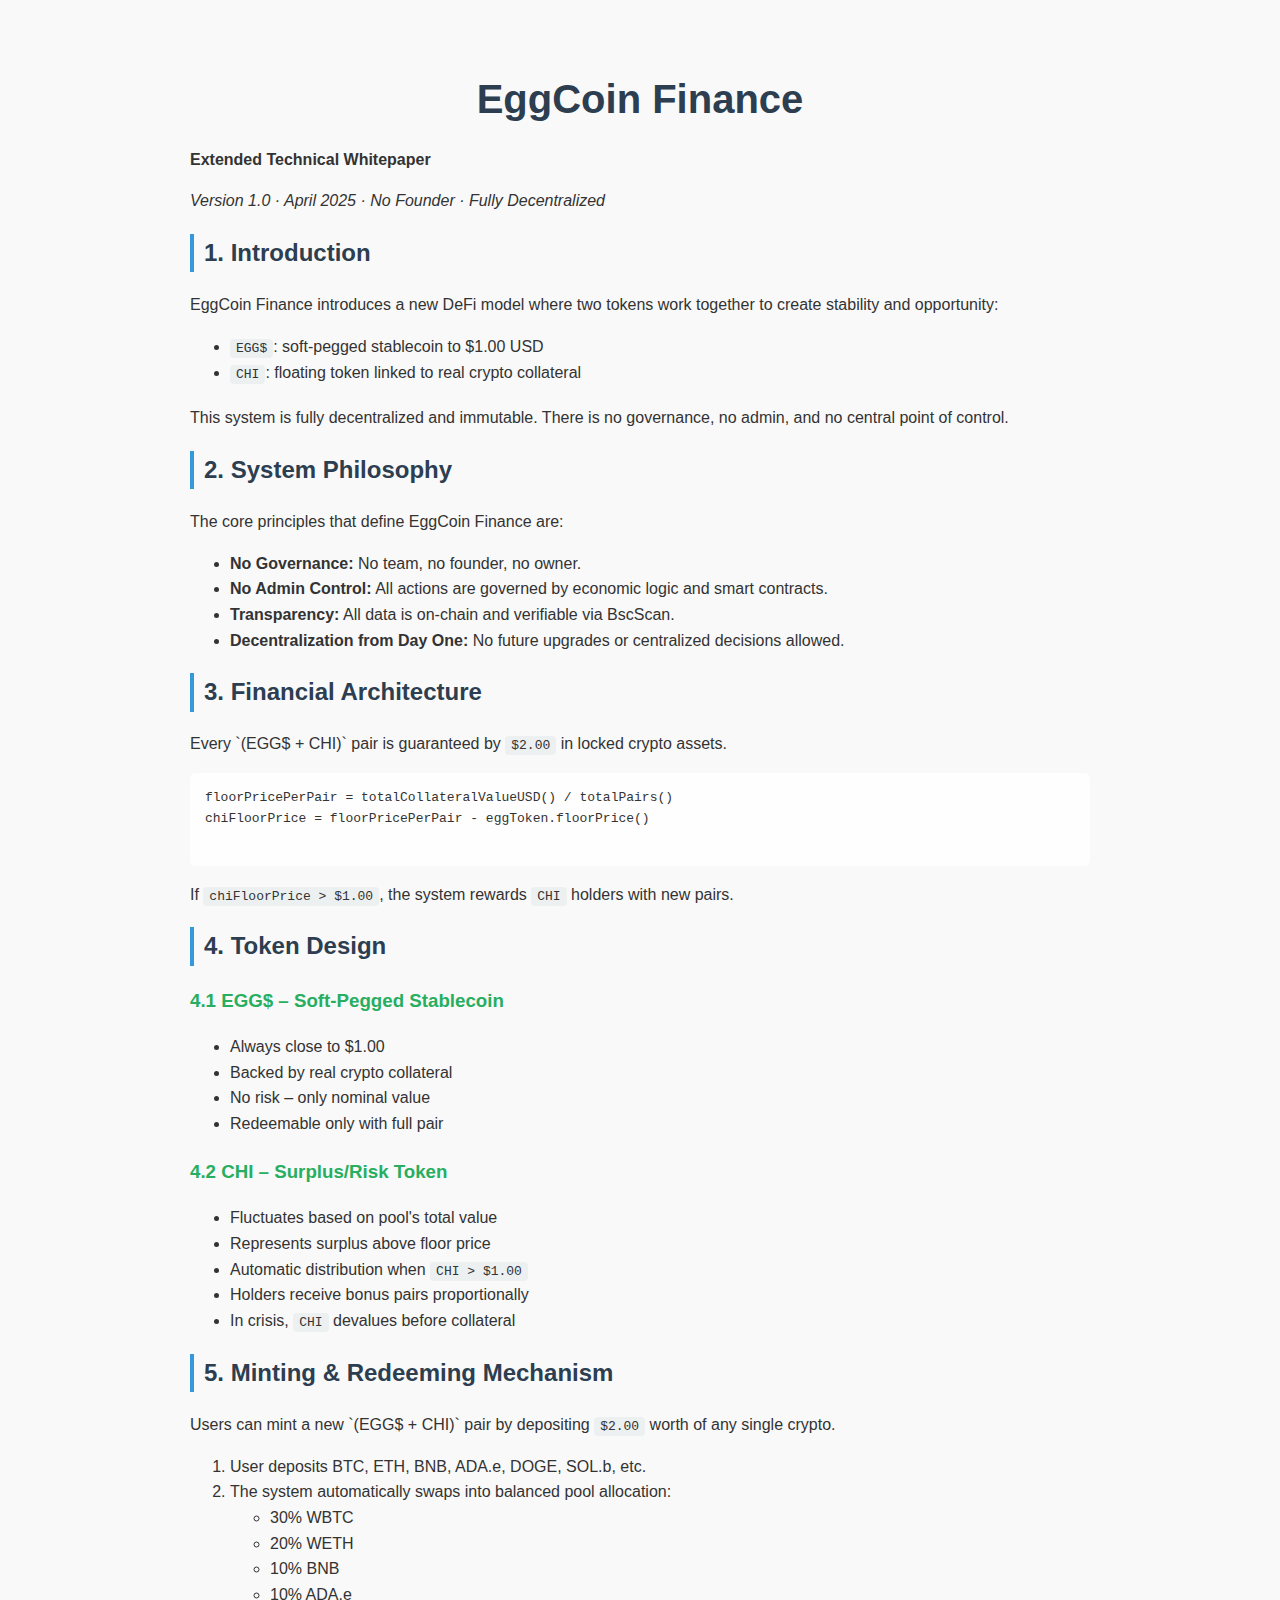
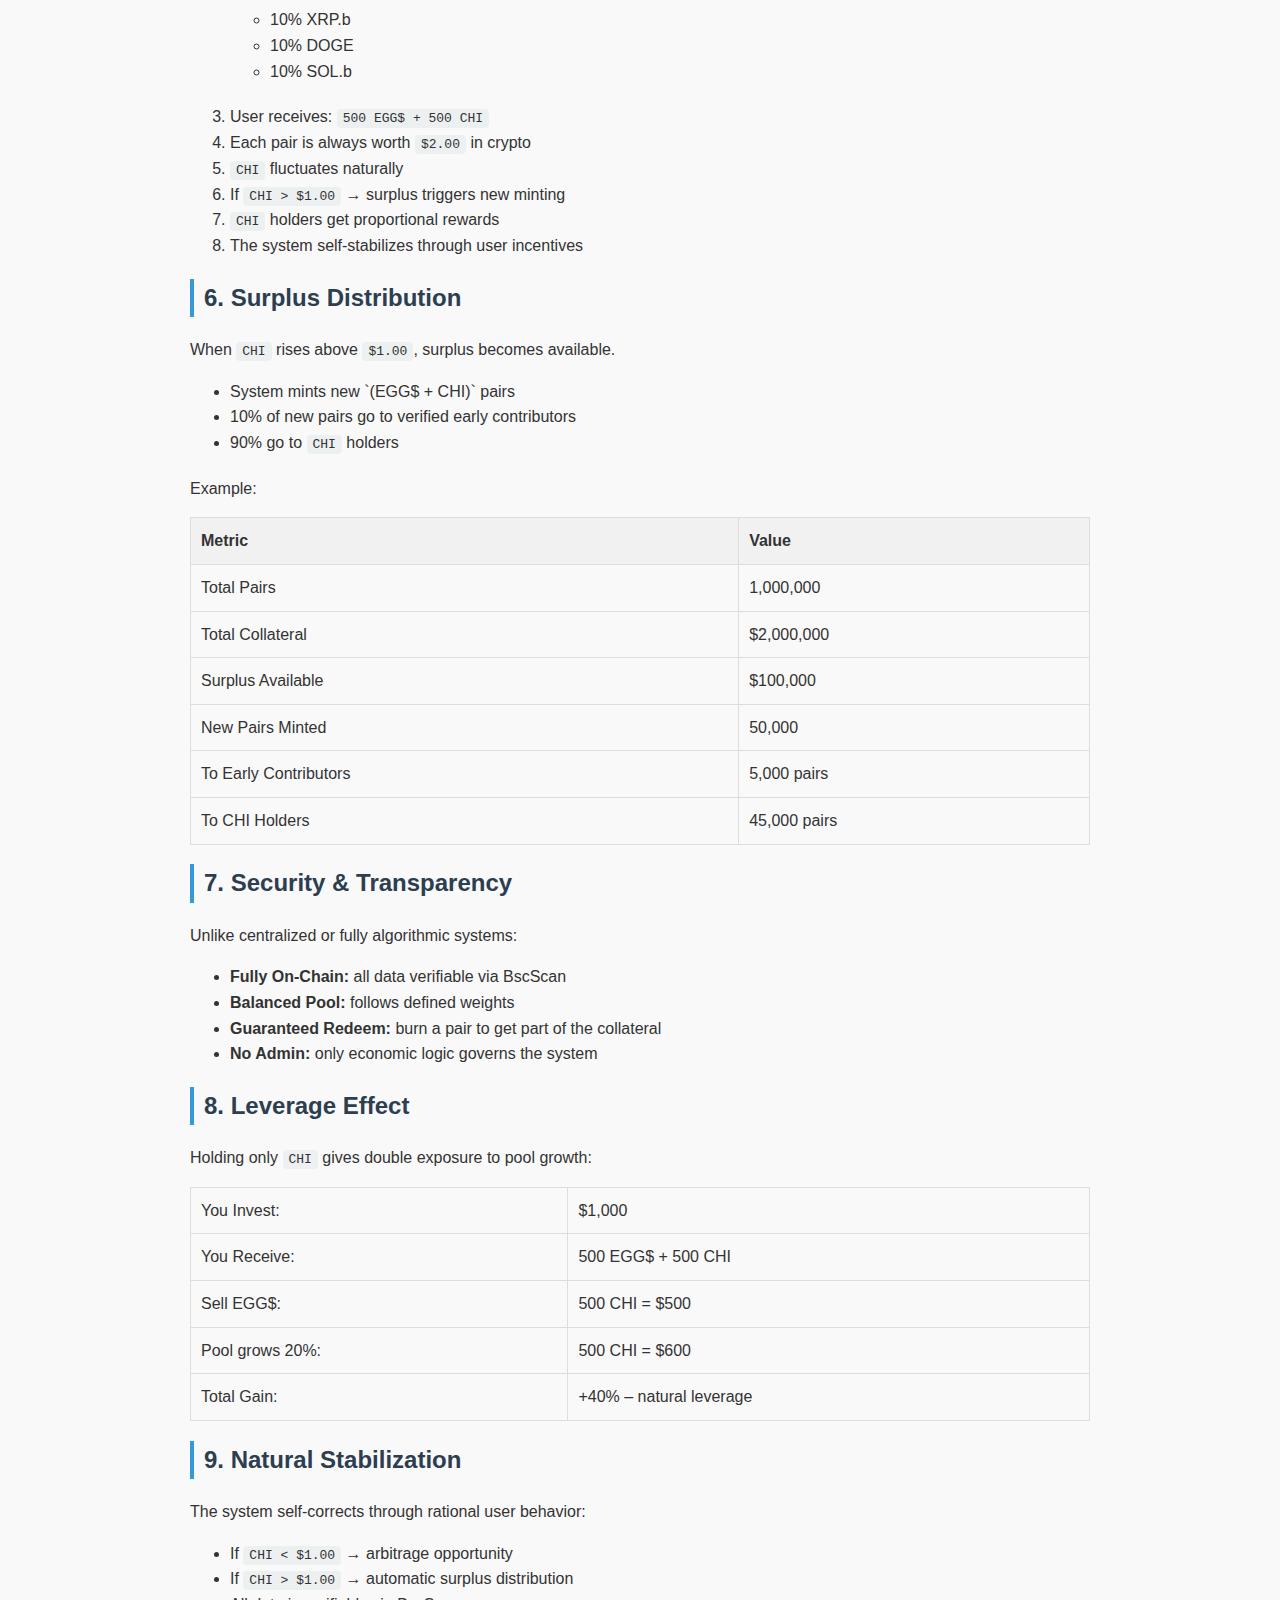
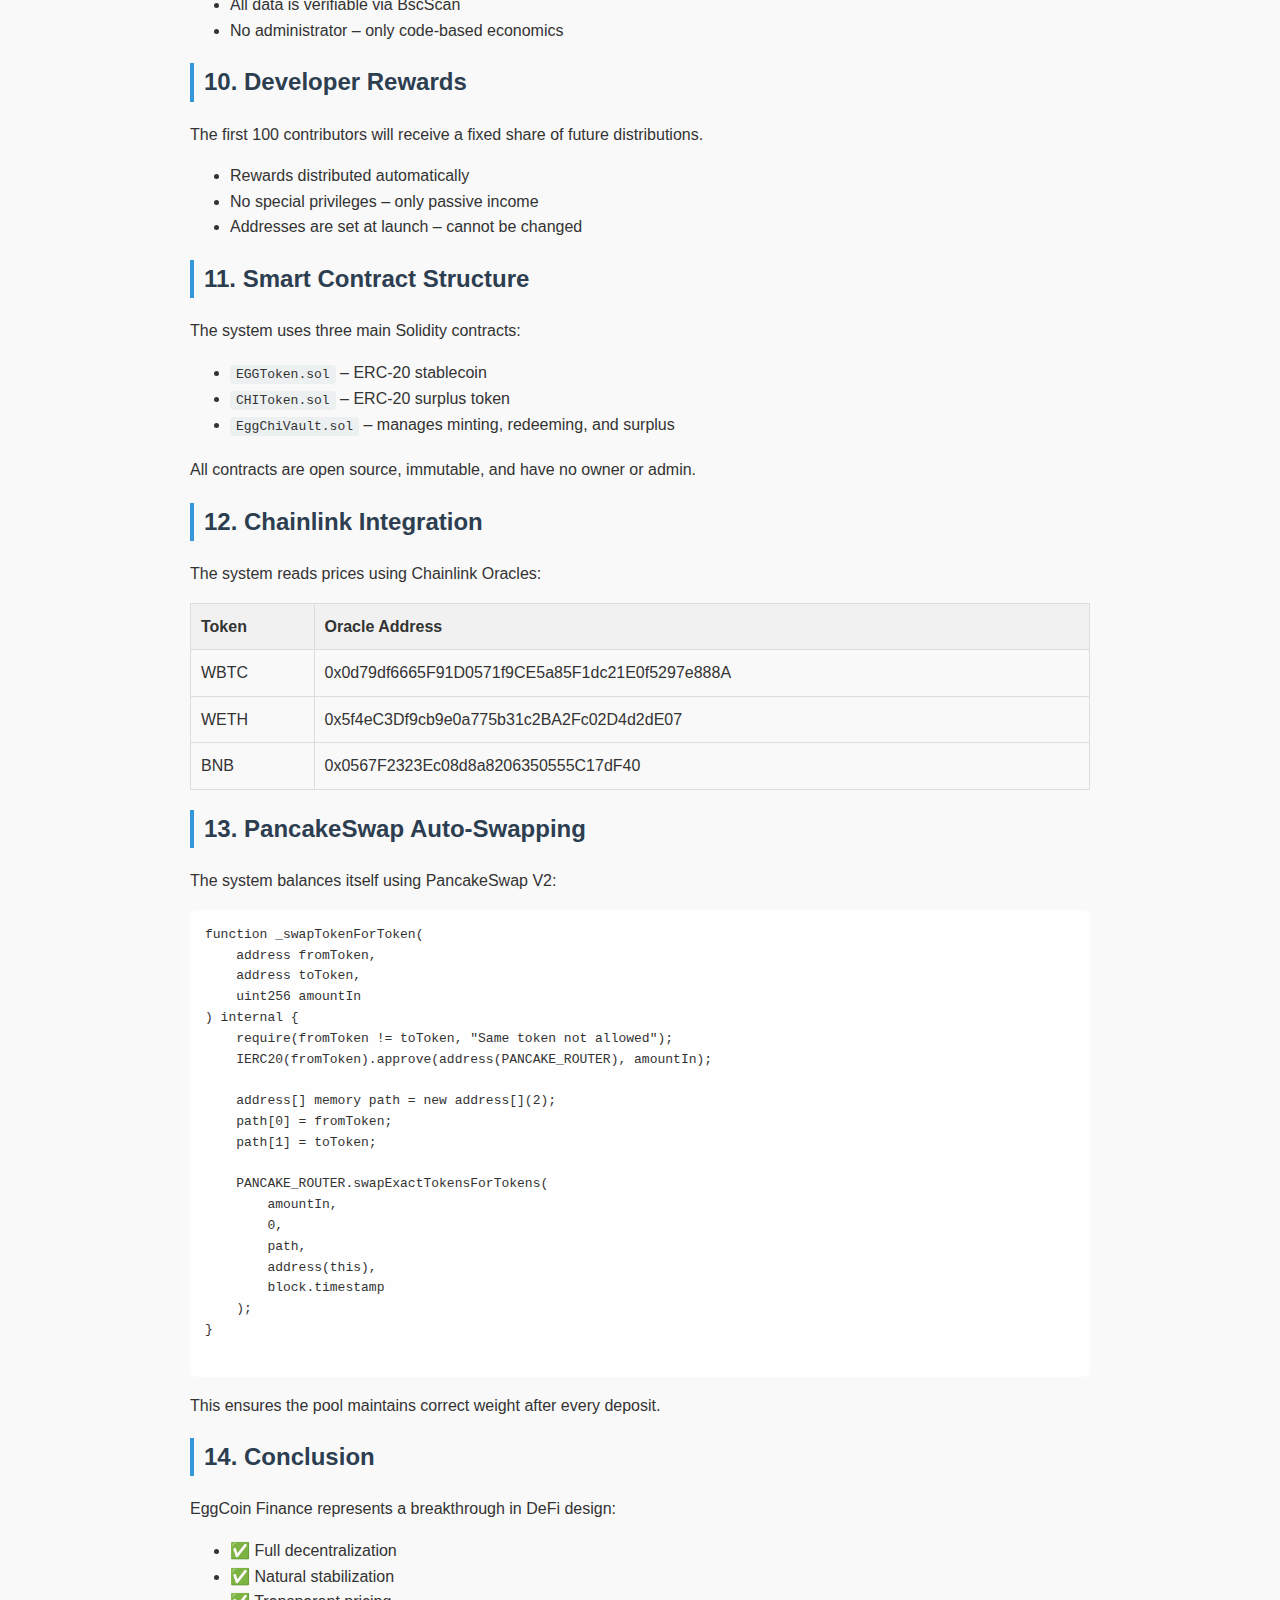
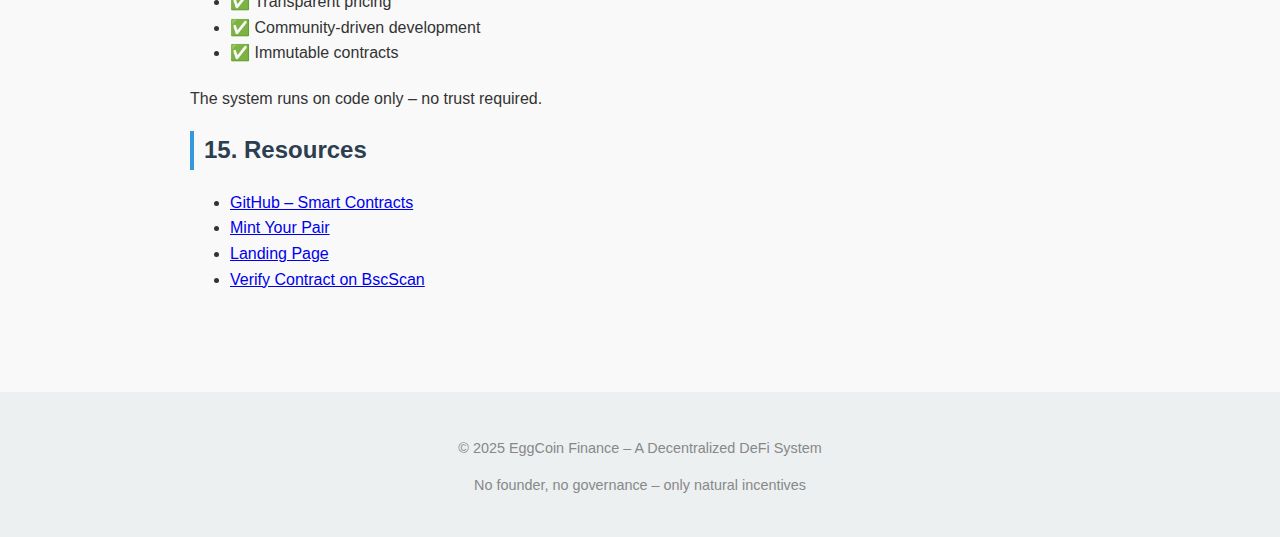
<file: whitepaper.html>
<!DOCTYPE html>
<html lang="en">
<head>
    <meta charset="UTF-8" />
    <meta name="viewport" content="width=device-width, initial-scale=1.0"/>
    <title>EggCoin Finance – Extended Technical Whitepaper</title>
    <style>
        body {
            font-family: 'Roboto', sans-serif;
            background: #f9f9f9;
            color: #333;
            line-height: 1.6;
            margin: 0;
            padding: 0;
        }

        .container {
            max-width: 900px;
            margin: auto;
            padding: 40px 20px;
        }

        h1, h2, h3 {
            color: #2c3e50;
        }

        h1 {
            text-align: center;
            font-size: 2.5em;
            margin-bottom: 10px;
        }

        h2 {
            border-left: 4px solid #3498db;
            padding-left: 10px;
        }

        h3 {
            color: #27ae60;
        }

        pre {
            background: #fefefe;
            padding: 15px;
            border-radius: 6px;
            overflow-x: auto;
        }

        code {
            font-family: monospace;
            background: #ecf0f1;
            padding: 2px 6px;
            border-radius: 4px;
        }

        ul, ol {
            margin-bottom: 20px;
        }

        table {
            width: 100%;
            border-collapse: collapse;
            margin-top: 10px;
        }

        th, td {
            border: 1px solid #ddd;
            padding: 10px;
            text-align: left;
        }

        th {
            background-color: #f1f1f1;
        }

        footer {
            background: #ecf0f1;
            text-align: center;
            padding: 30px;
            font-size: 0.9em;
            color: #888;
            margin-top: 40px;
        }
    </style>
</head>
<body>

<div class="container">

    <h1>EggCoin Finance</h1>
    <p><strong>Extended Technical Whitepaper</strong></p>
    <p><em>Version 1.0 · April 2025 · No Founder · Fully Decentralized</em></p>

    <h2>1. Introduction</h2>
    <p>
        EggCoin Finance introduces a new DeFi model where two tokens work together to create stability and opportunity:
    </p>
    <ul>
        <li><code>EGG$</code>: soft-pegged stablecoin to $1.00 USD</li>
        <li><code>CHI</code>: floating token linked to real crypto collateral</li>
    </ul>
    <p>
        This system is fully decentralized and immutable.  
        There is no governance, no admin, and no central point of control.
    </p>

    <h2>2. System Philosophy</h2>
    <p>
        The core principles that define EggCoin Finance are:
    </p>
    <ul>
        <li><strong>No Governance:</strong> No team, no founder, no owner.</li>
        <li><strong>No Admin Control:</strong> All actions are governed by economic logic and smart contracts.</li>
        <li><strong>Transparency:</strong> All data is on-chain and verifiable via BscScan.</li>
        <li><strong>Decentralization from Day One:</strong> No future upgrades or centralized decisions allowed.</li>
    </ul>

    <h2>3. Financial Architecture</h2>
    <p>
        Every `(EGG$ + CHI)` pair is guaranteed by <code>$2.00</code> in locked crypto assets.
    </p>
    <pre>
floorPricePerPair = totalCollateralValueUSD() / totalPairs()
chiFloorPrice = floorPricePerPair - eggToken.floorPrice()
    </pre>
    <p>
        If <code>chiFloorPrice > $1.00</code>, the system rewards <code>CHI</code> holders with new pairs.
    </p>

    <h2>4. Token Design</h2>

    <h3>4.1 EGG$ – Soft-Pegged Stablecoin</h3>
    <ul>
        <li>Always close to $1.00</li>
        <li>Backed by real crypto collateral</li>
        <li>No risk – only nominal value</li>
        <li>Redeemable only with full pair</li>
    </ul>

    <h3>4.2 CHI – Surplus/Risk Token</h3>
    <ul>
        <li>Fluctuates based on pool's total value</li>
        <li>Represents surplus above floor price</li>
        <li>Automatic distribution when <code>CHI > $1.00</code></li>
        <li>Holders receive bonus pairs proportionally</li>
        <li>In crisis, <code>CHI</code> devalues before collateral</li>
    </ul>

    <h2>5. Minting & Redeeming Mechanism</h2>
    <p>
        Users can mint a new `(EGG$ + CHI)` pair by depositing <code>$2.00</code> worth of any single crypto.
    </p>
    <ol>
        <li>User deposits BTC, ETH, BNB, ADA.e, DOGE, SOL.b, etc.</li>
        <li>The system automatically swaps into balanced pool allocation:</li>
        <ul>
            <li>30% WBTC</li>
            <li>20% WETH</li>
            <li>10% BNB</li>
            <li>10% ADA.e</li>
            <li>10% XRP.b</li>
            <li>10% DOGE</li>
            <li>10% SOL.b</li>
        </ul>
        <li>User receives: <code>500 EGG$ + 500 CHI</code></li>
        <li>Each pair is always worth <code>$2.00</code> in crypto</li>
        <li><code>CHI</code> fluctuates naturally</li>
        <li>If <code>CHI > $1.00</code> → surplus triggers new minting</li>
        <li><code>CHI</code> holders get proportional rewards</li>
        <li>The system self-stabilizes through user incentives</li>
    </ol>

    <h2>6. Surplus Distribution</h2>
    <p>
        When <code>CHI</code> rises above <code>$1.00</code>, surplus becomes available.
    </p>
    <ul>
        <li>System mints new `(EGG$ + CHI)` pairs</li>
        <li>10% of new pairs go to verified early contributors</li>
        <li>90% go to <code>CHI</code> holders</li>
    </ul>
    <p>
        Example:
    </p>
    <table>
        <tr><th>Metric</th><th>Value</th></tr>
        <tr><td>Total Pairs</td><td>1,000,000</td></tr>
        <tr><td>Total Collateral</td><td>$2,000,000</td></tr>
        <tr><td>Surplus Available</td><td>$100,000</td></tr>
        <tr><td>New Pairs Minted</td><td>50,000</td></tr>
        <tr><td>To Early Contributors</td><td>5,000 pairs</td></tr>
        <tr><td>To CHI Holders</td><td>45,000 pairs</td></tr>
    </table>

    <h2>7. Security & Transparency</h2>
    <p>
        Unlike centralized or fully algorithmic systems:
    </p>
    <ul>
        <li><strong>Fully On-Chain:</strong> all data verifiable via BscScan</li>
        <li><strong>Balanced Pool:</strong> follows defined weights</li>
        <li><strong>Guaranteed Redeem:</strong> burn a pair to get part of the collateral</li>
        <li><strong>No Admin:</strong> only economic logic governs the system</li>
    </ul>

    <h2>8. Leverage Effect</h2>
    <p>
        Holding only <code>CHI</code> gives double exposure to pool growth:
    </p>
    <table>
        <tr><td>You Invest:</td><td>$1,000</td></tr>
        <tr><td>You Receive:</td><td>500 EGG$ + 500 CHI</td></tr>
        <tr><td>Sell EGG$:</td><td>500 CHI = $500</td></tr>
        <tr><td>Pool grows 20%:</td><td>500 CHI = $600</td></tr>
        <tr><td>Total Gain:</td><td>+40% – natural leverage</td></tr>
    </table>

    <h2>9. Natural Stabilization</h2>
    <p>
        The system self-corrects through rational user behavior:
    </p>
    <ul>
        <li>If <code>CHI < $1.00</code> → arbitrage opportunity</li>
        <li>If <code>CHI > $1.00</code> → automatic surplus distribution</li>
        <li>All data is verifiable via BscScan</li>
        <li>No administrator – only code-based economics</li>
    </ul>

    <h2>10. Developer Rewards</h2>
    <p>
        The first 100 contributors will receive a fixed share of future distributions.
    </p>
    <ul>
        <li>Rewards distributed automatically</li>
        <li>No special privileges – only passive income</li>
        <li>Addresses are set at launch – cannot be changed</li>
    </ul>

    <h2>11. Smart Contract Structure</h2>
    <p>
        The system uses three main Solidity contracts:
    </p>
    <ul>
        <li><code>EGGToken.sol</code> – ERC-20 stablecoin</li>
        <li><code>CHIToken.sol</code> – ERC-20 surplus token</li>
        <li><code>EggChiVault.sol</code> – manages minting, redeeming, and surplus</li>
    </ul>
    <p>
        All contracts are open source, immutable, and have no owner or admin.
    </p>

    <h2>12. Chainlink Integration</h2>
    <p>
        The system reads prices using Chainlink Oracles:
    </p>
    <table>
        <tr><th>Token</th><th>Oracle Address</th></tr>
        <tr><td>WBTC</td><td>0x0d79df6665F91D0571f9CE5a85F1dc21E0f5297e888A</td></tr>
        <tr><td>WETH</td><td>0x5f4eC3Df9cb9e0a775b31c2BA2Fc02D4d2dE07</td></tr>
        <tr><td>BNB</td><td>0x0567F2323Ec08d8a8206350555C17dF40</td></tr>
    </table>

    <h2>13. PancakeSwap Auto-Swapping</h2>
    <p>
        The system balances itself using PancakeSwap V2:
    </p>
    <pre>
function _swapTokenForToken(
    address fromToken,
    address toToken,
    uint256 amountIn
) internal {
    require(fromToken != toToken, "Same token not allowed");
    IERC20(fromToken).approve(address(PANCAKE_ROUTER), amountIn);
    
    address[] memory path = new address[](2);
    path[0] = fromToken;
    path[1] = toToken;

    PANCAKE_ROUTER.swapExactTokensForTokens(
        amountIn,
        0,
        path,
        address(this),
        block.timestamp
    );
}
    </pre>
    <p>
        This ensures the pool maintains correct weight after every deposit.
    </p>

    <h2>14. Conclusion</h2>
    <p>
        EggCoin Finance represents a breakthrough in DeFi design:
    </p>
    <ul>
        <li>✅ Full decentralization</li>
        <li>✅ Natural stabilization</li>
        <li>✅ Transparent pricing</li>
        <li>✅ Community-driven development</li>
        <li>✅ Immutable contracts</li>
    </ul>
    <p>
        The system runs on code only – no trust required.
    </p>

    <h2>15. Resources</h2>
    <ul>
        <li><a href="https://github.com/marcofabr/eggcoin/tree/contracts/"  target="_blank">GitHub – Smart Contracts</a></li>
        <li><a href="mint.html" target="_blank">Mint Your Pair</a></li>
        <li><a href="index.html" target="_blank">Landing Page</a></li>
        <li><a href="https://bscscan.com/address/il-tuo-contratto"  target="_blank">Verify Contract on BscScan</a></li>
    </ul>

</div>

<footer>
    <p>© 2025 EggCoin Finance – A Decentralized DeFi System</p>
    <p>No founder, no governance – only natural incentives</p>
</footer>

</body>
</html>
</file>
